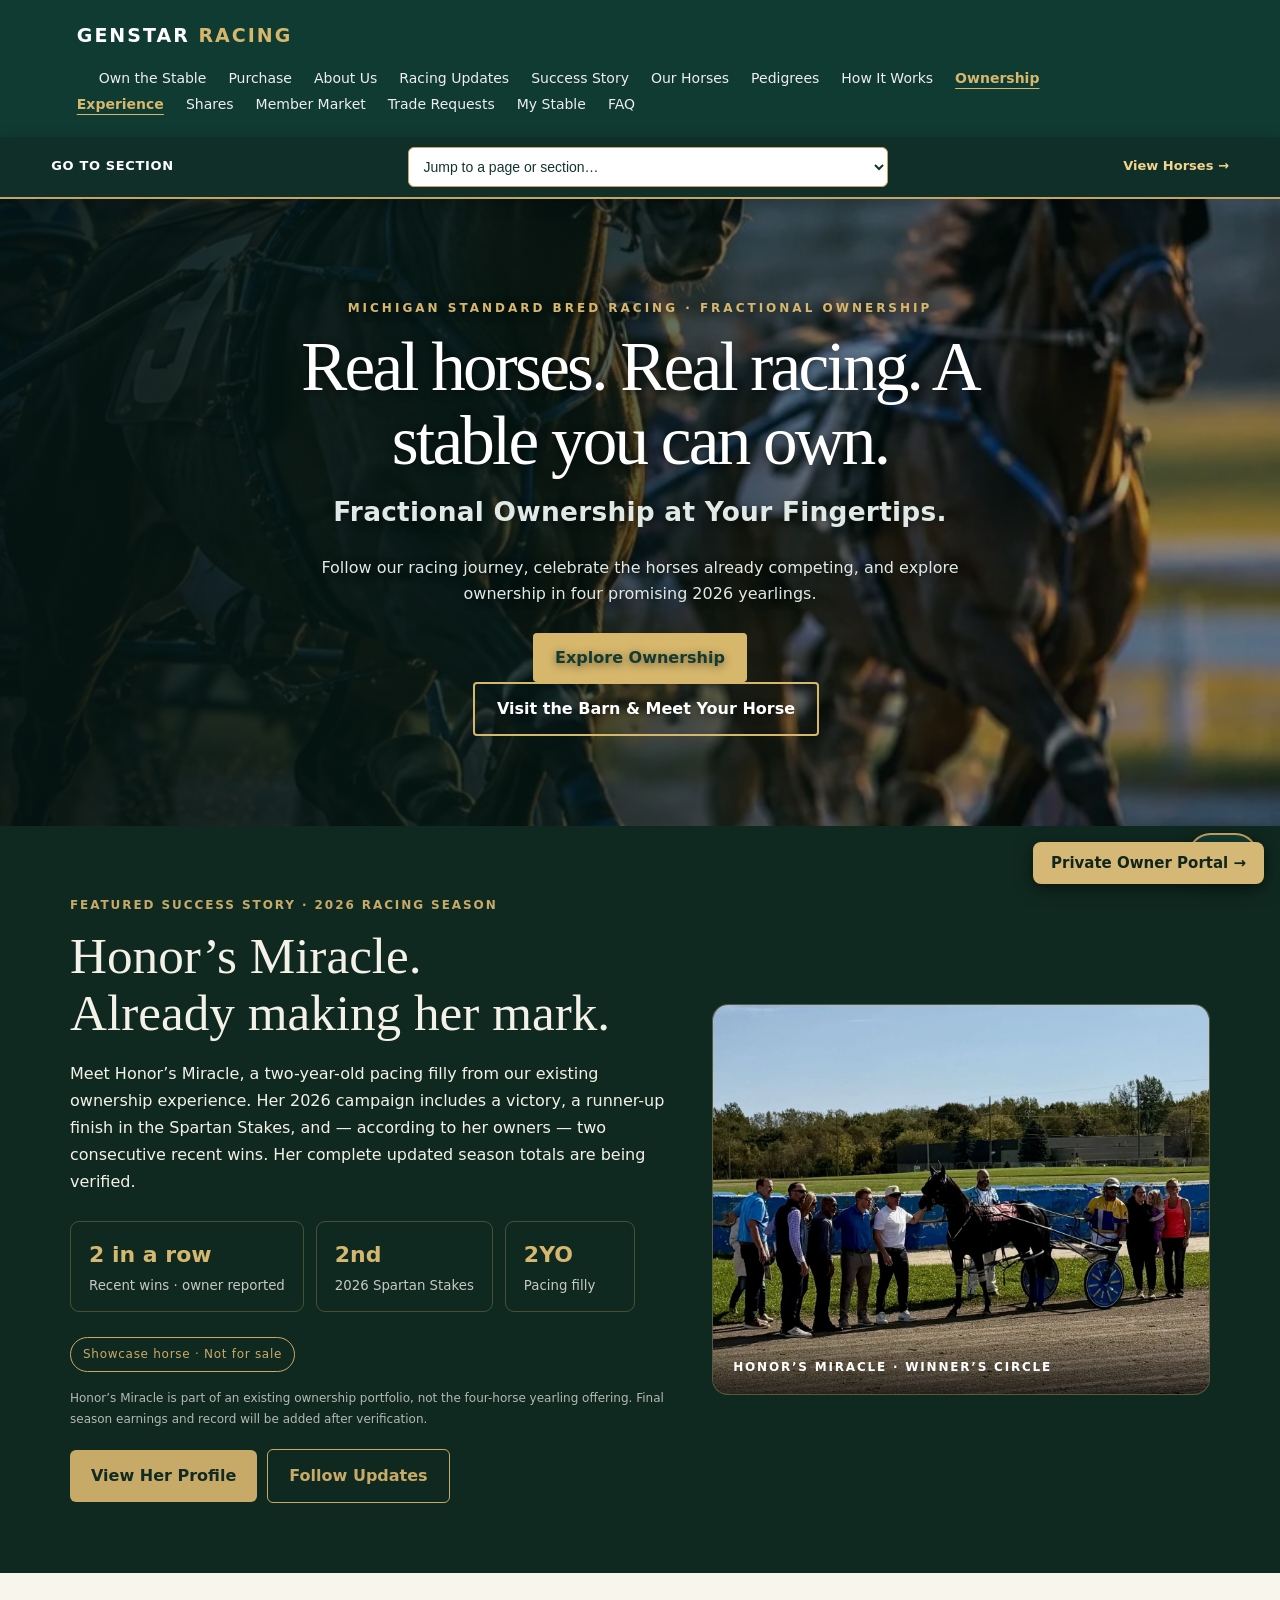
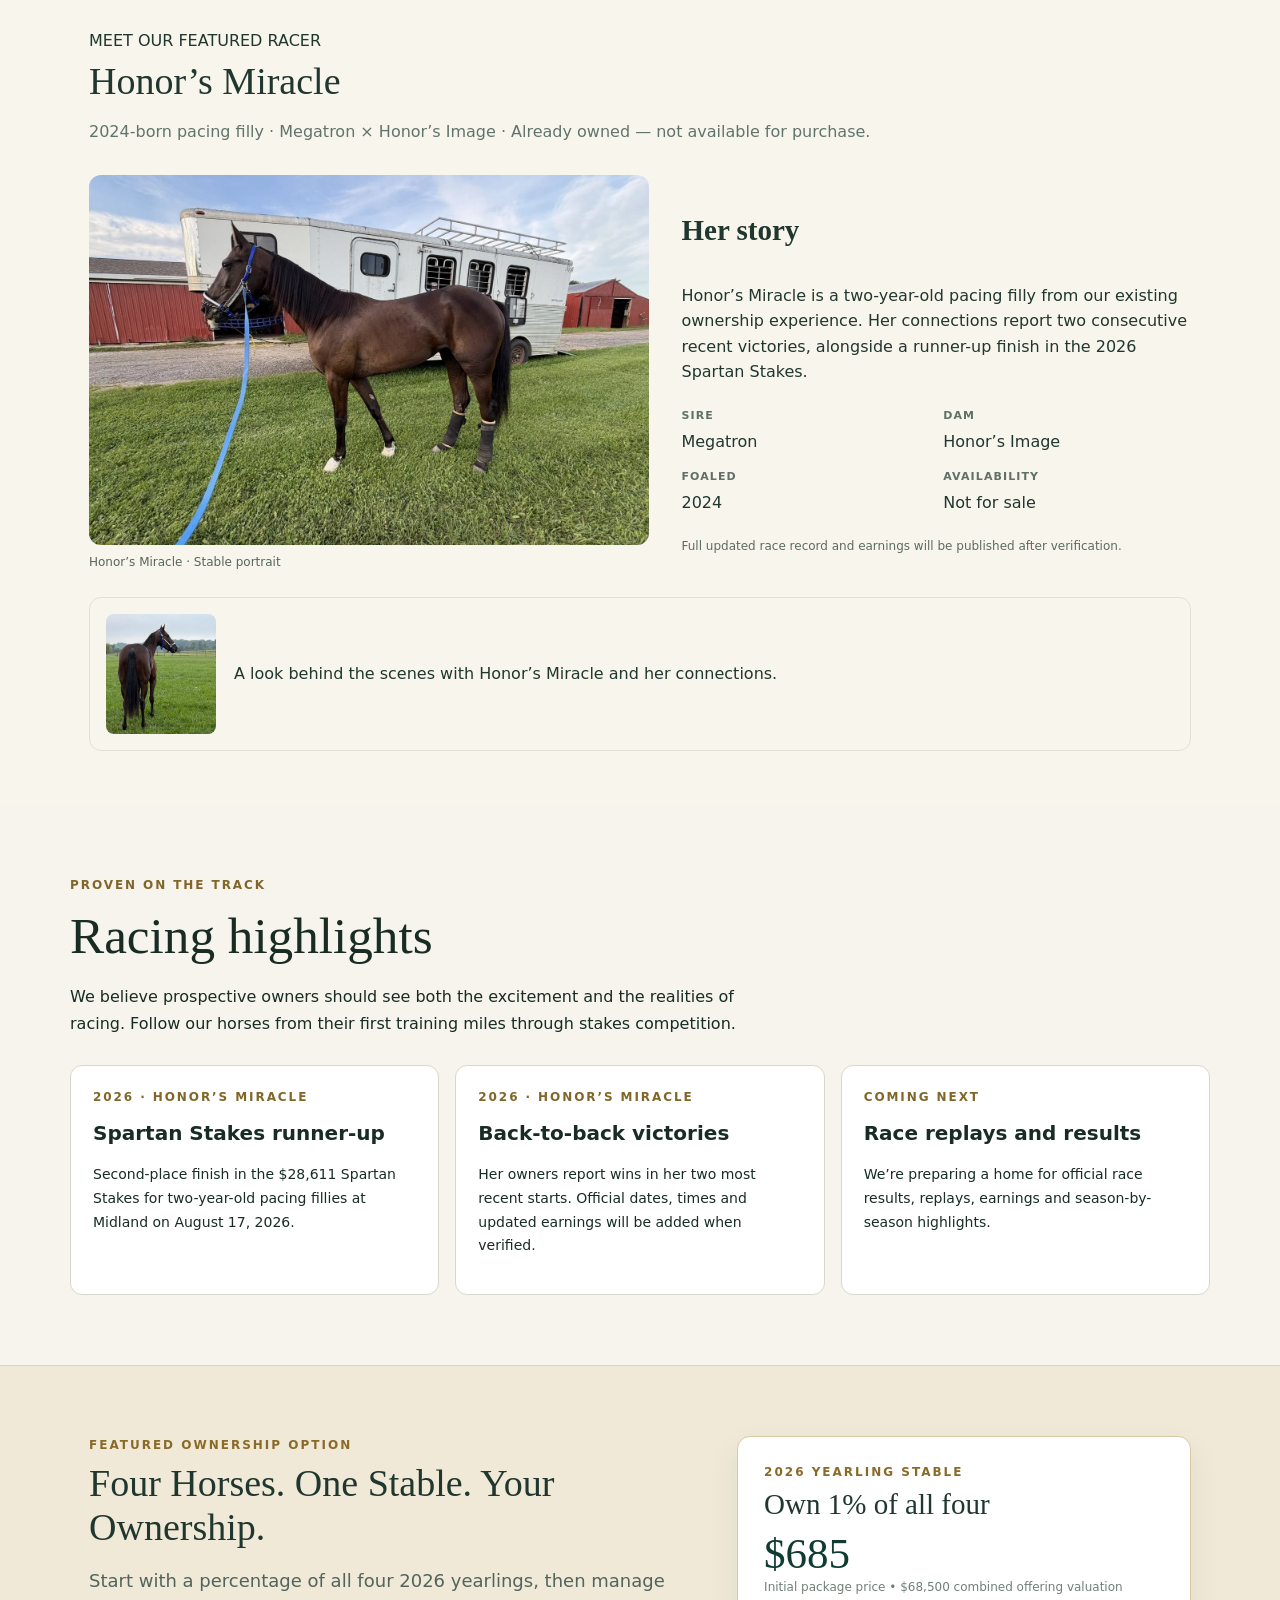
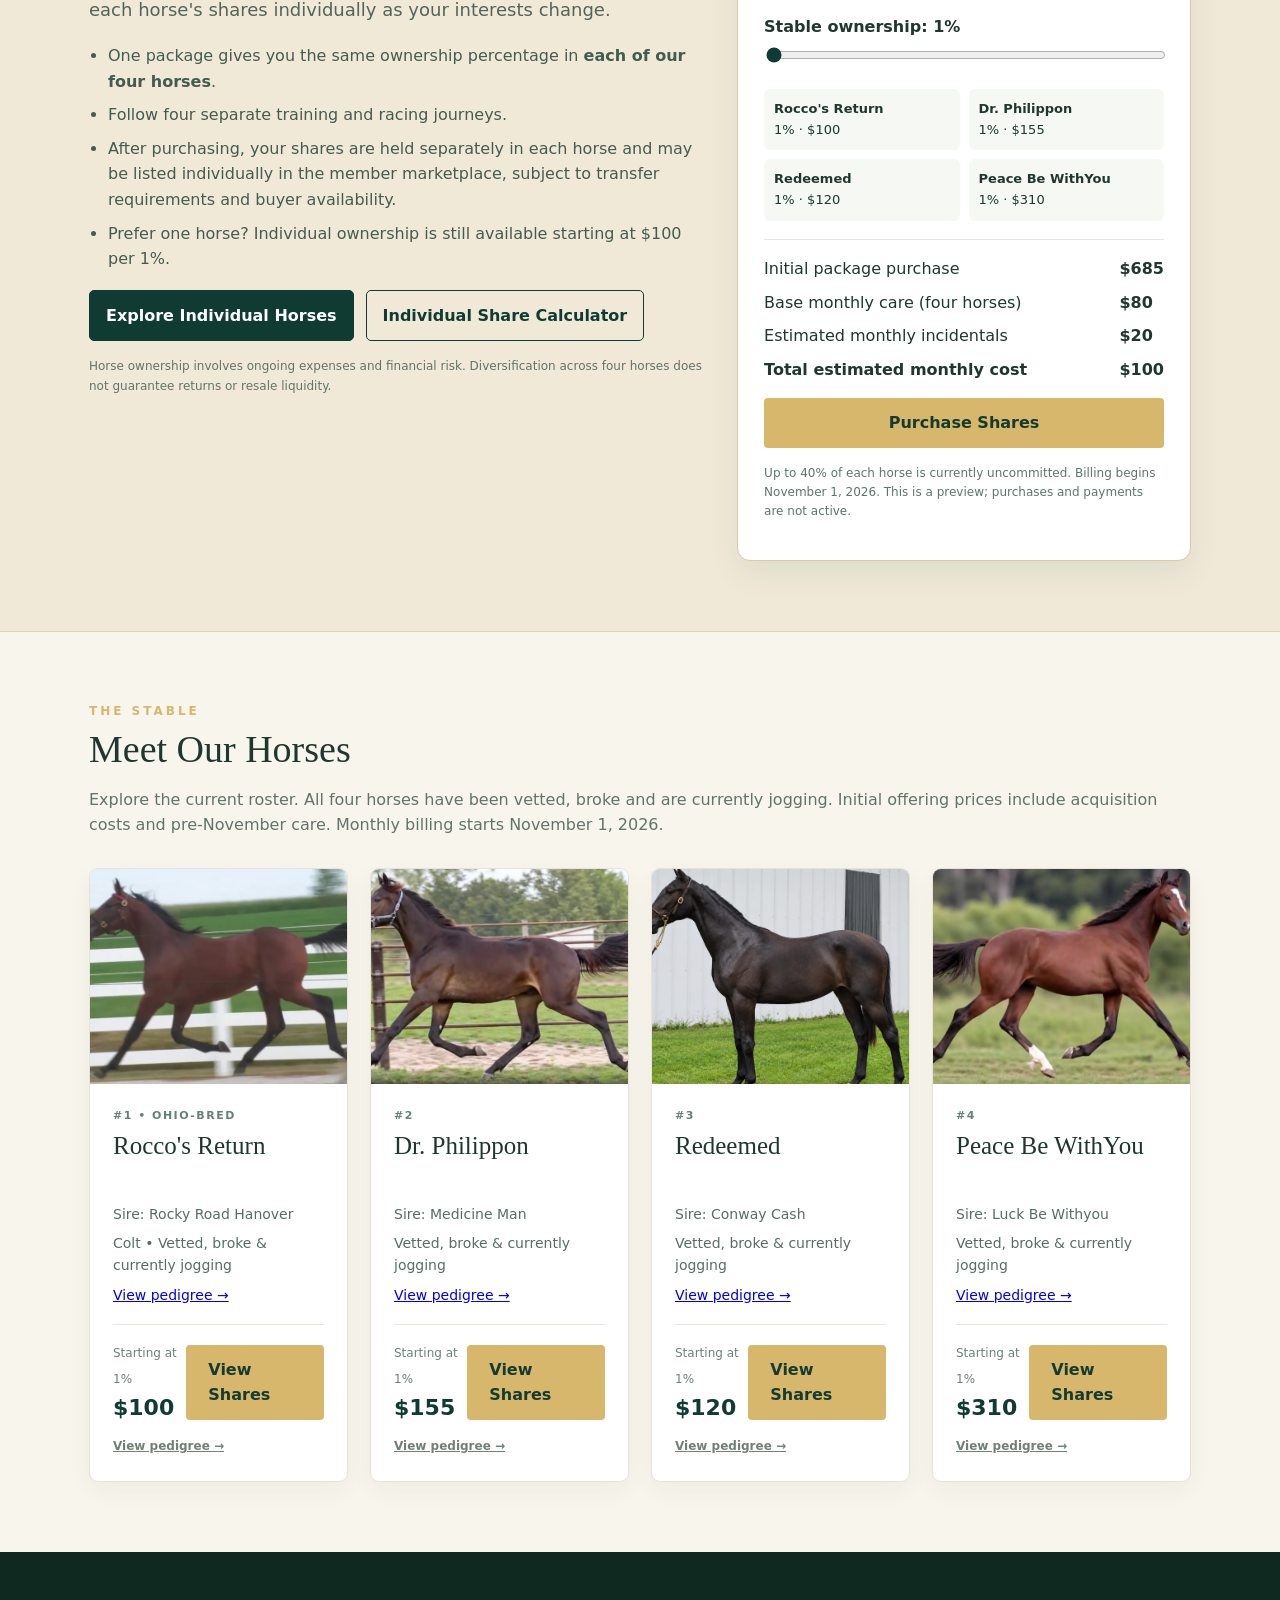
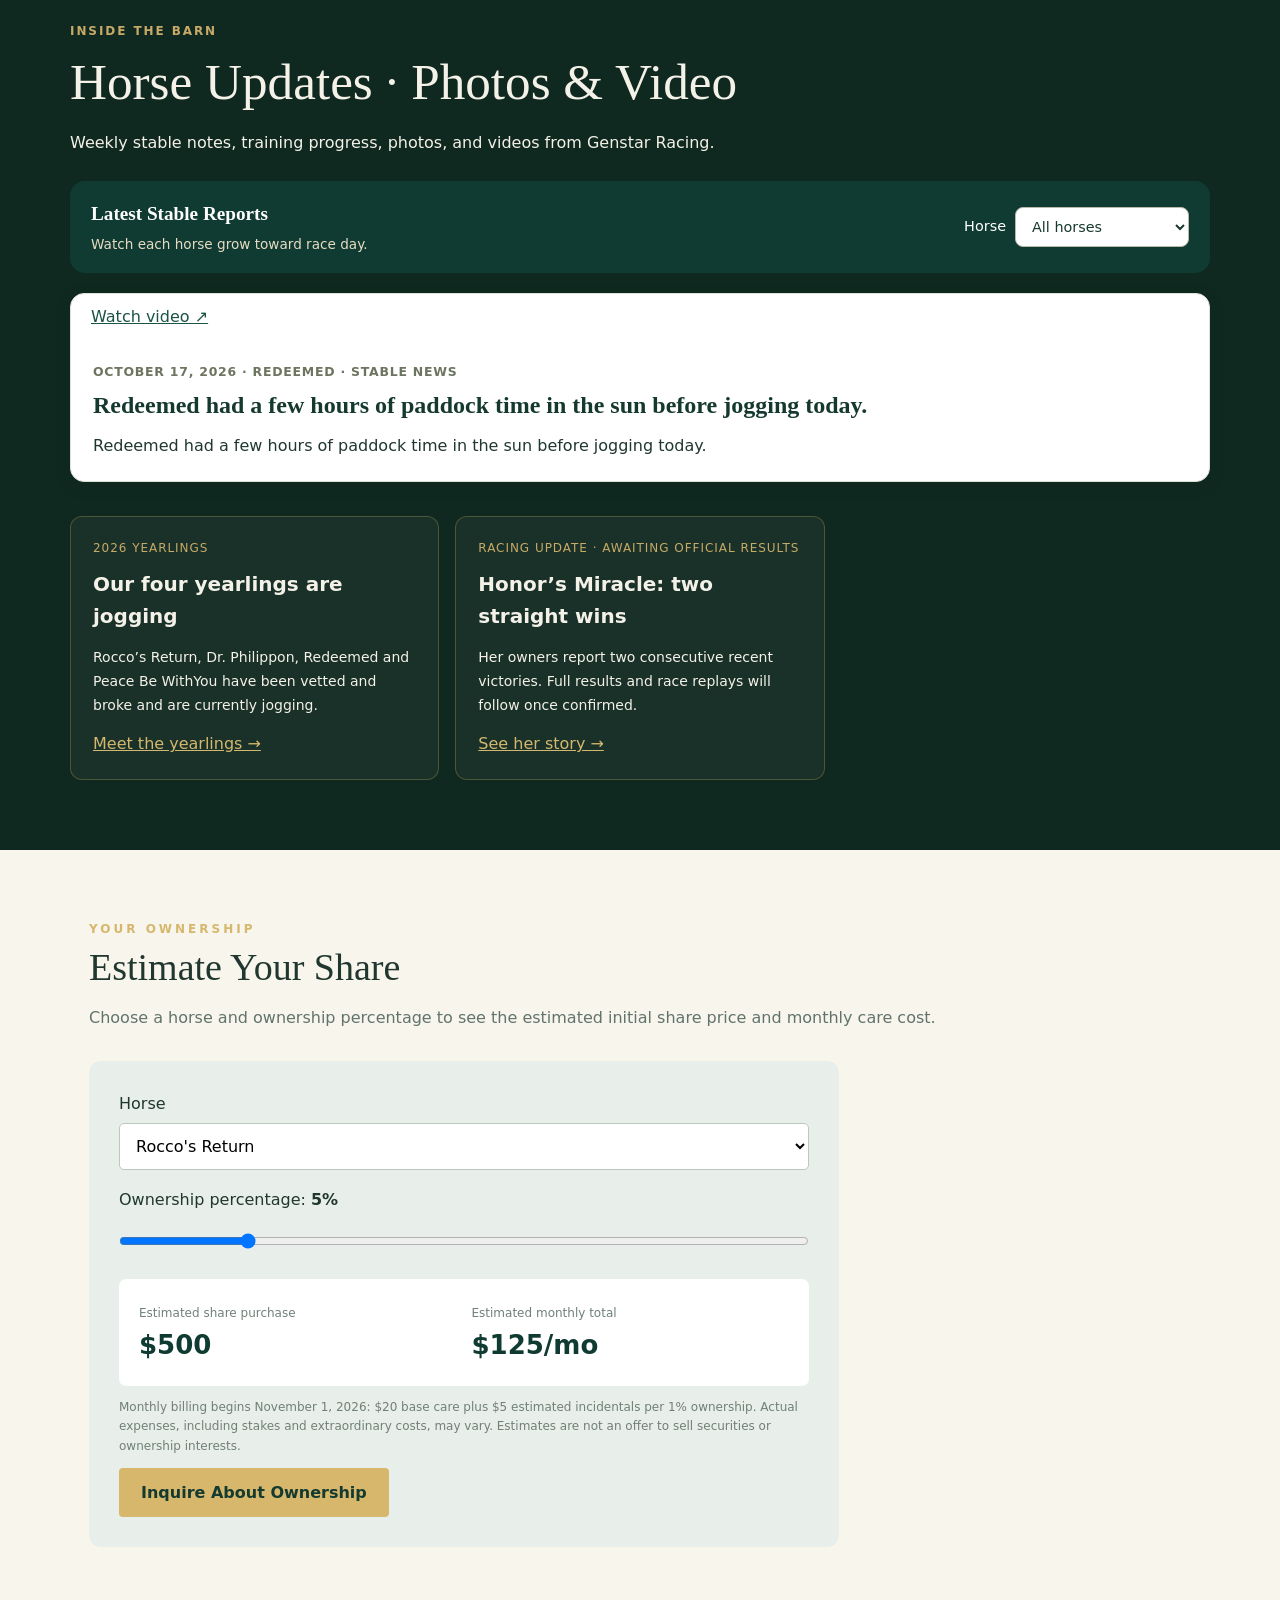
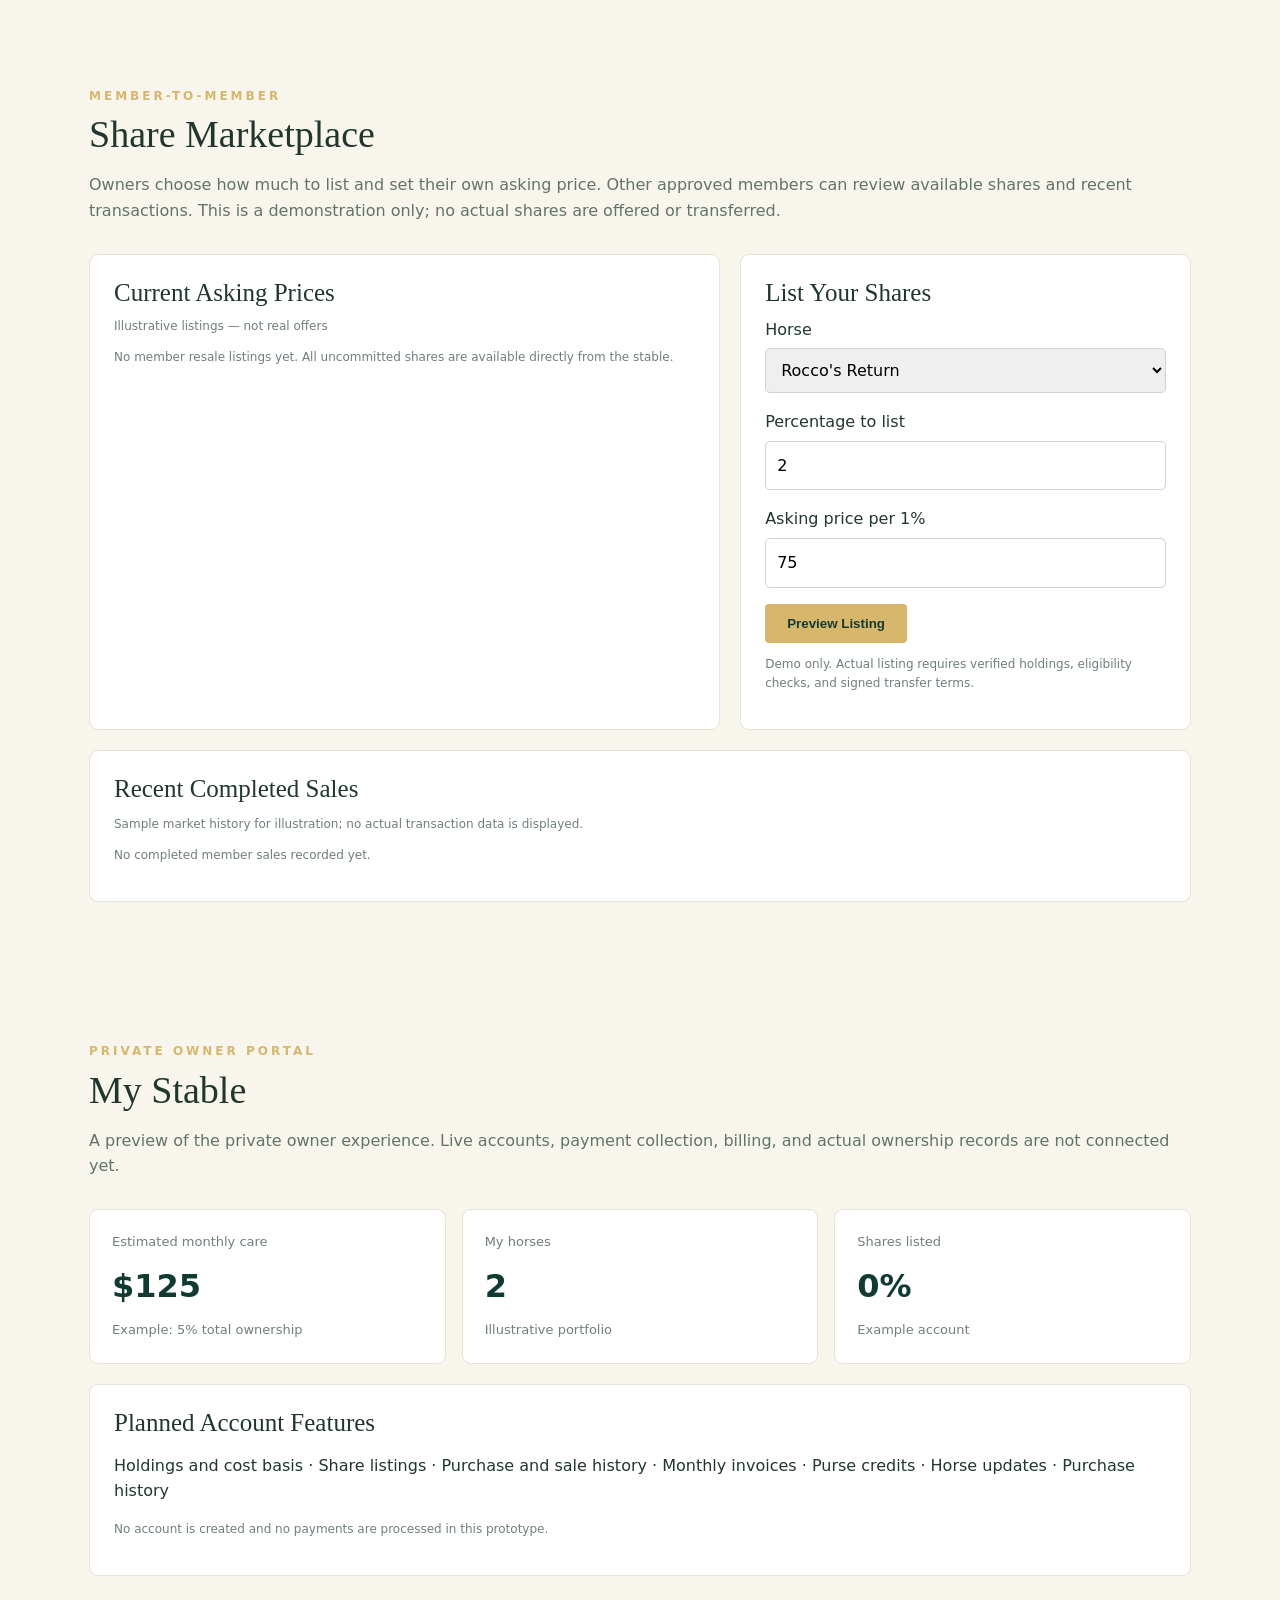
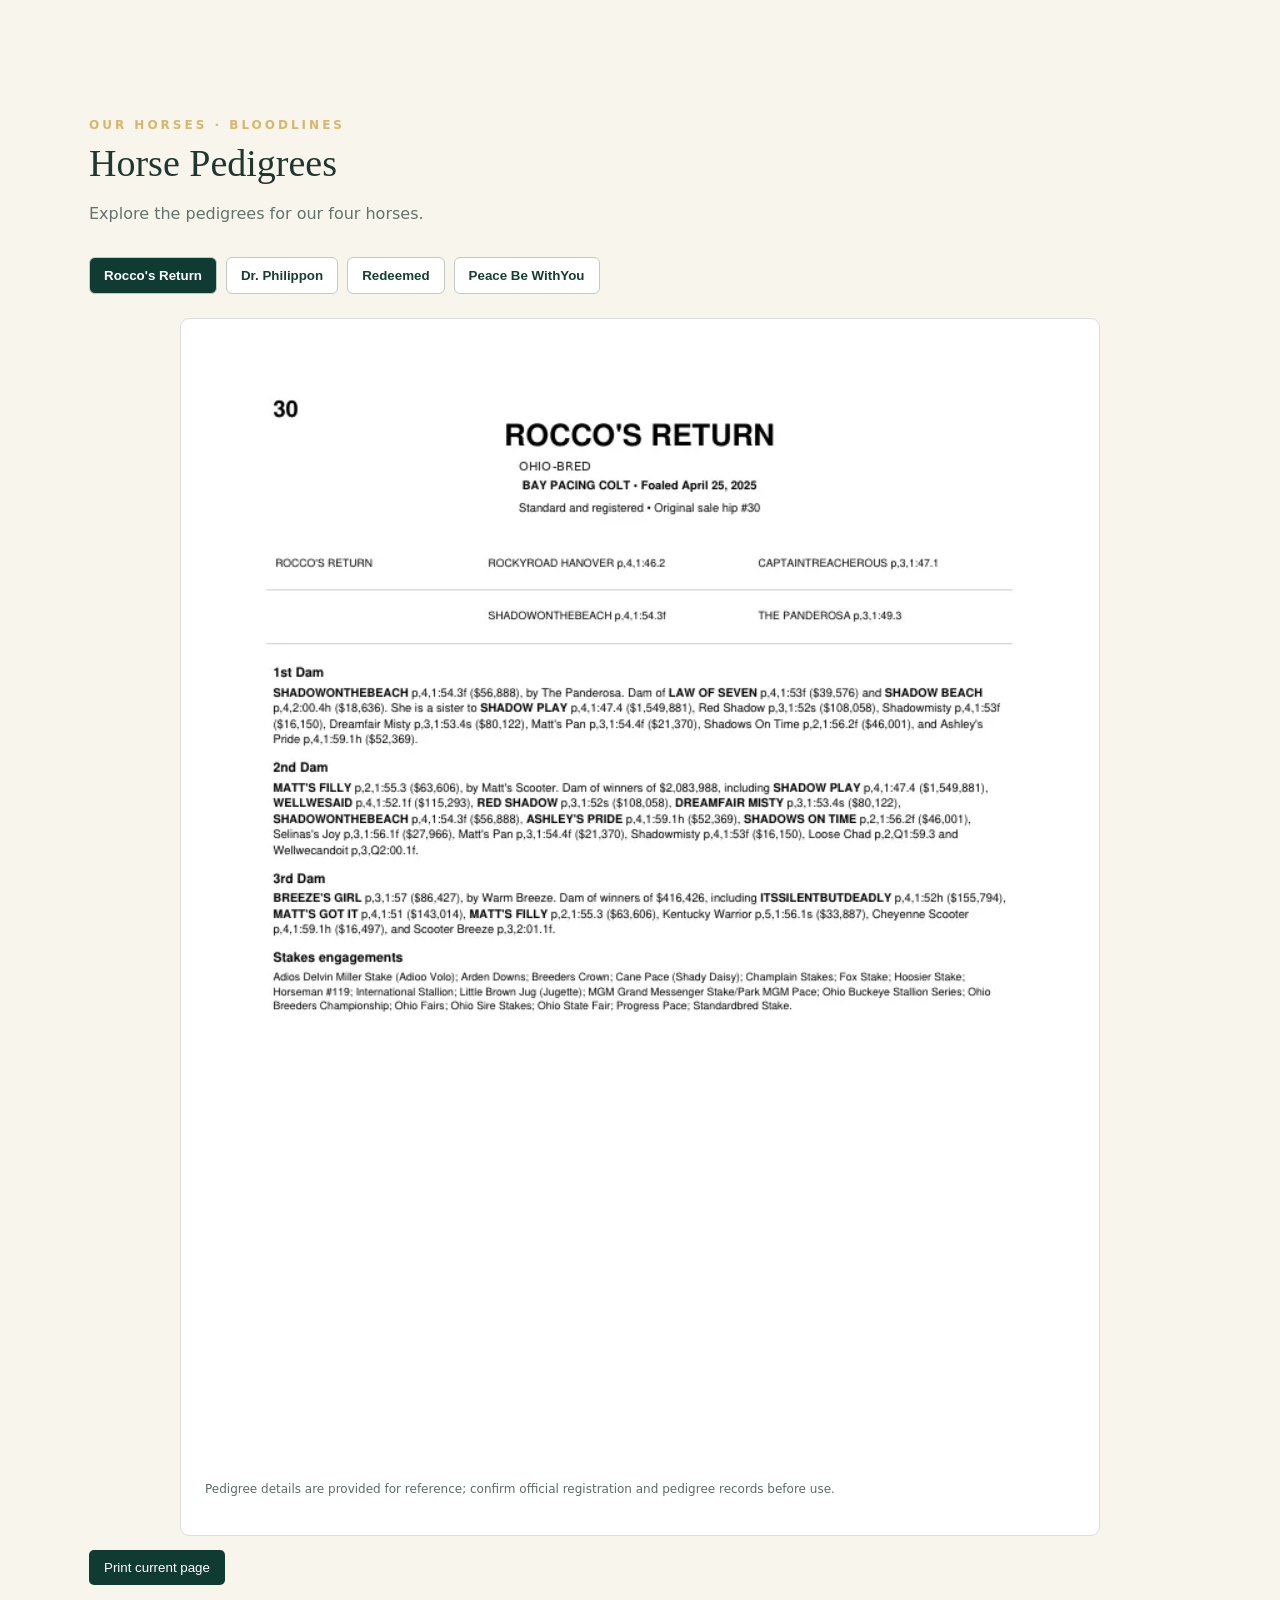
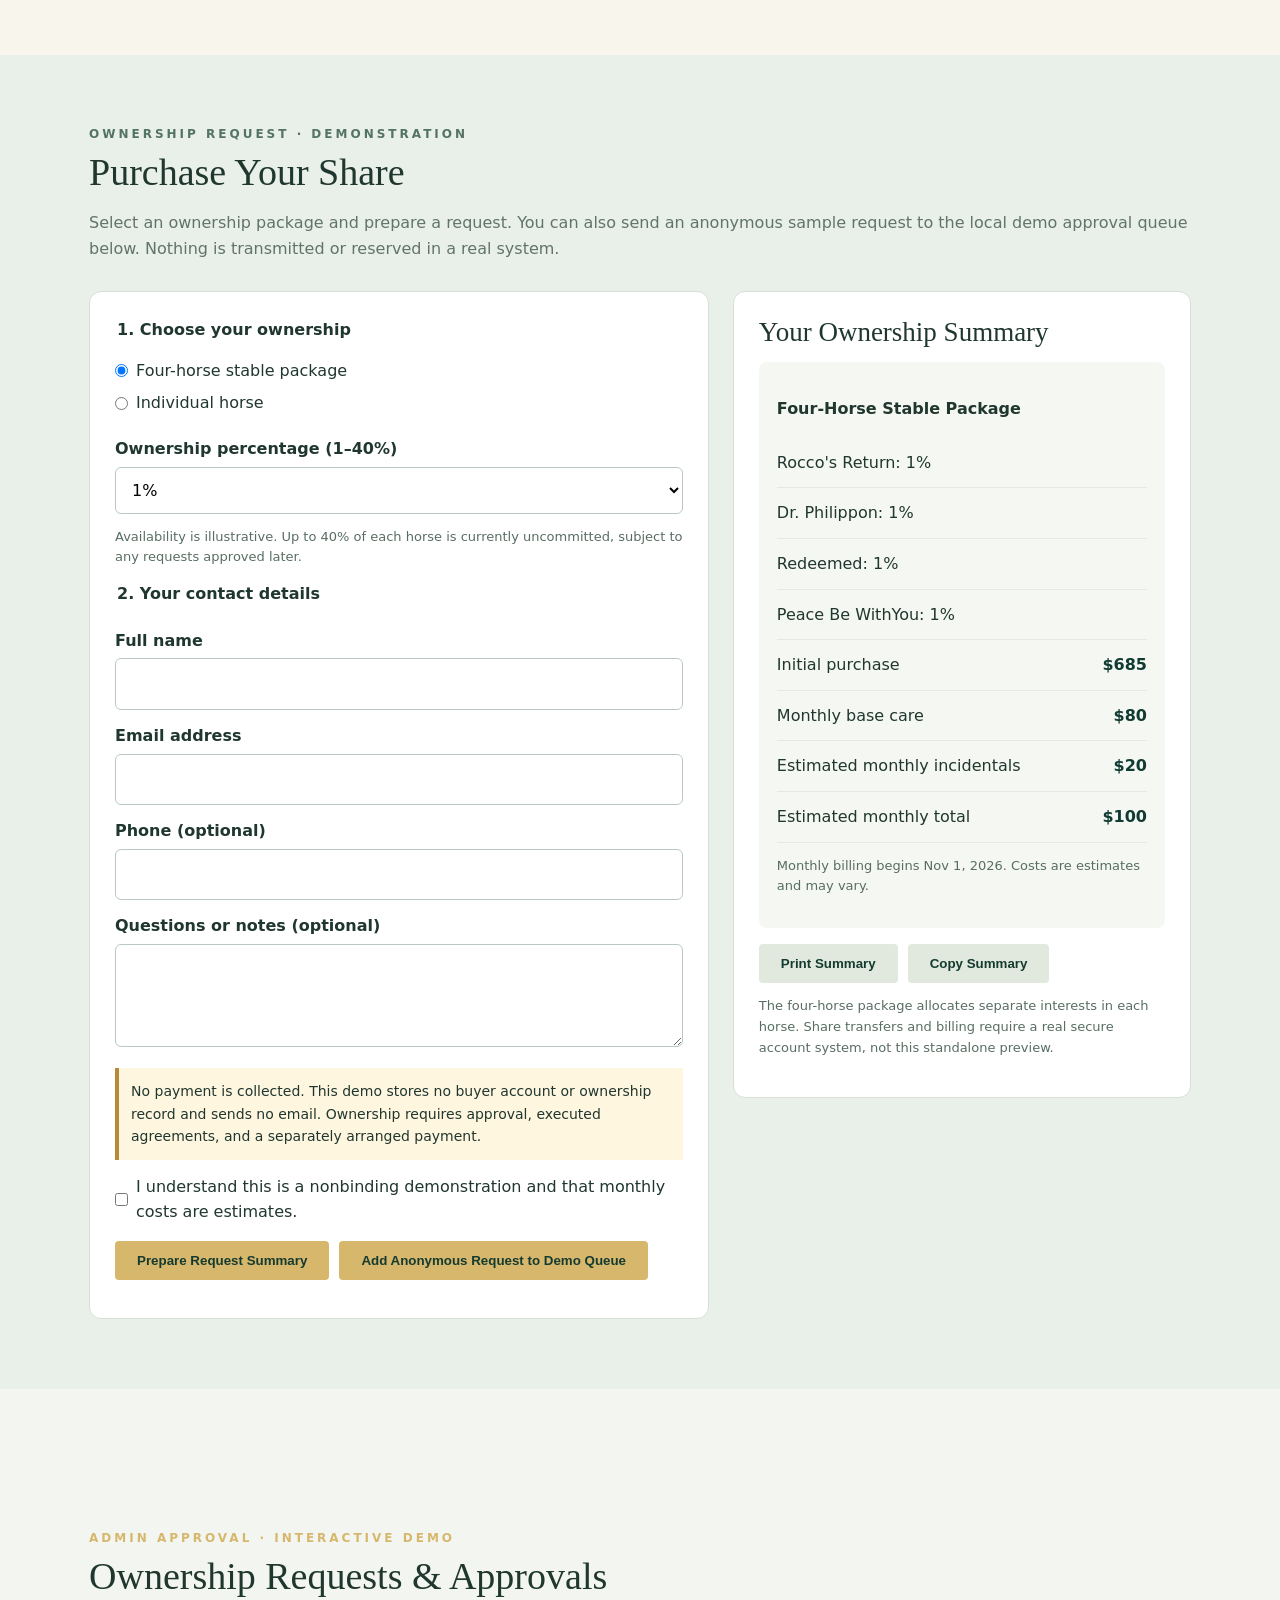
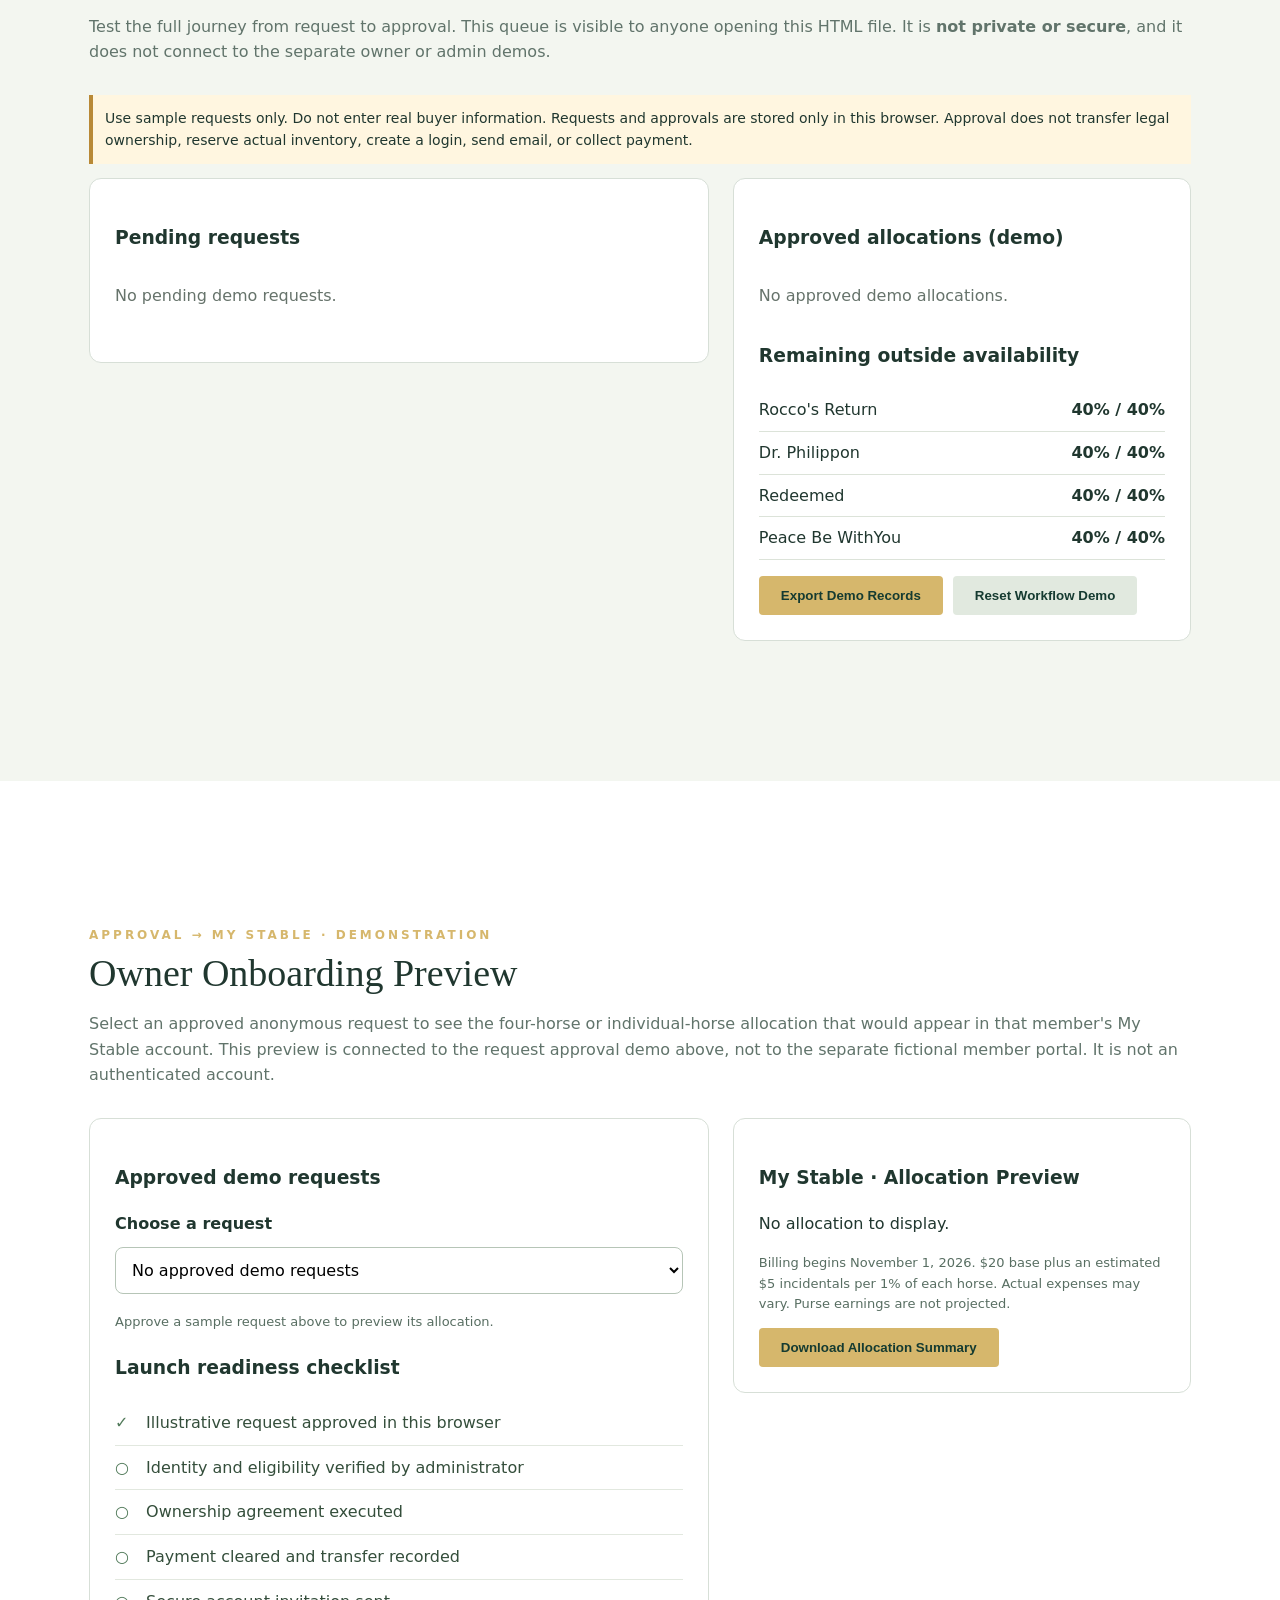
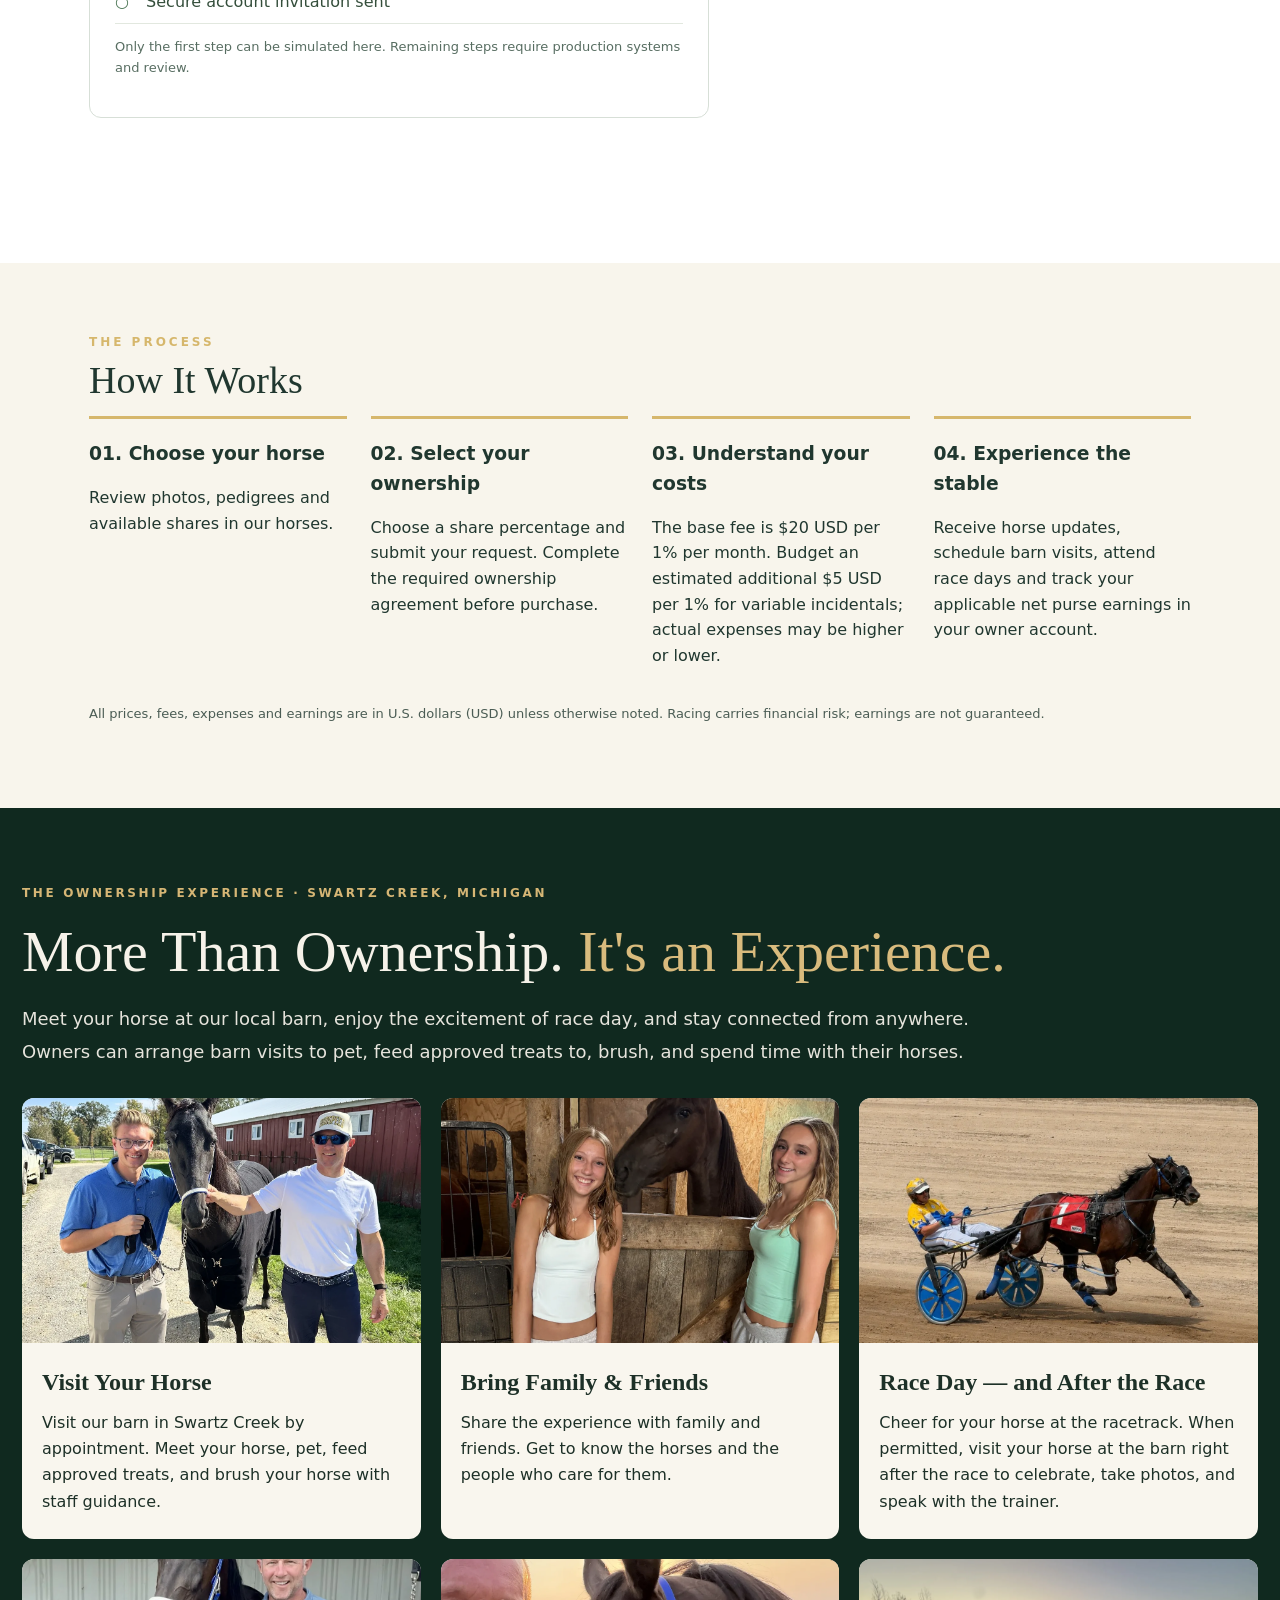
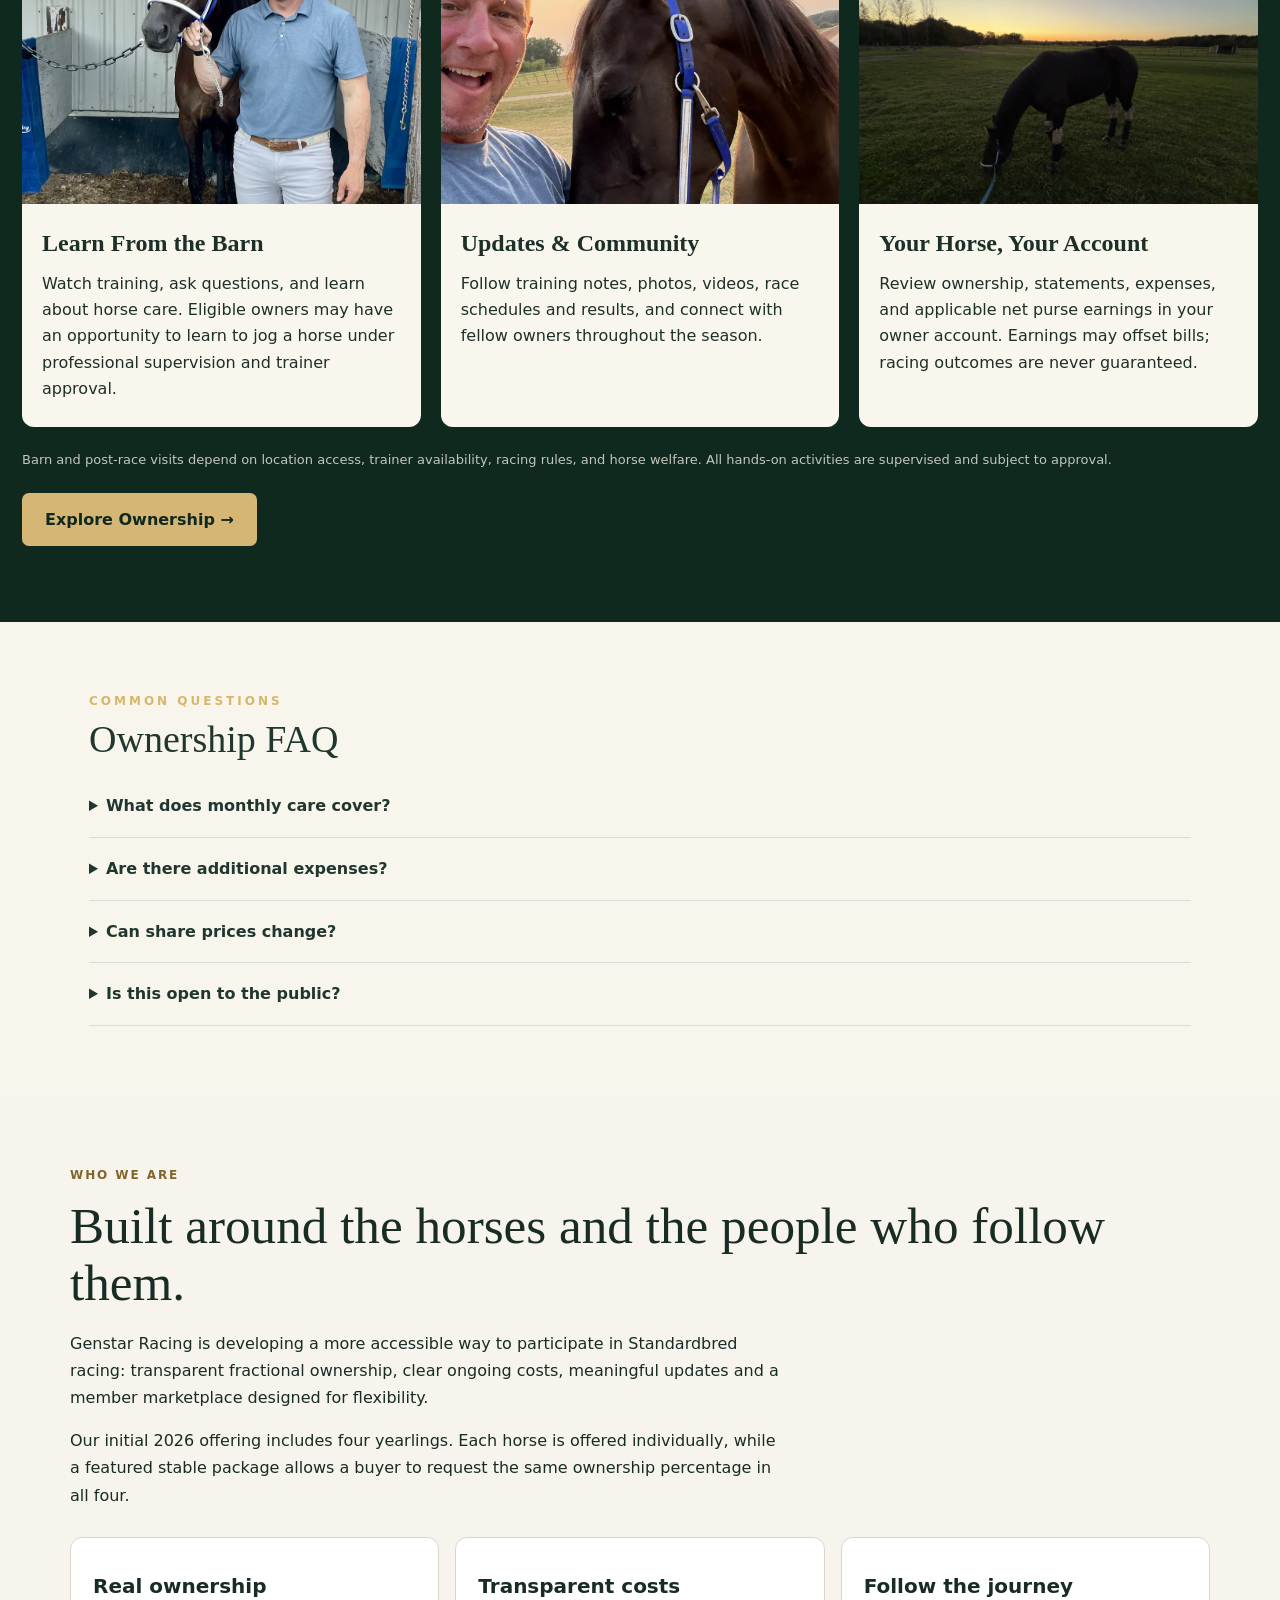
<file: Genstar_Racing_NETLIFY_SMALL (1) 2/index.html>
<!DOCTYPE html>

<html lang="en">
<head>
<meta charset="utf-8"/>
<meta content="width=device-width, initial-scale=1" name="viewport"/>
<title>Genstar Racing | Fractional Horse Ownership</title>
<link href="media/horse-updates.css" rel="stylesheet"/></head>
<body>
<style>.genstar-hero-tagline{font-weight:750;font-size:clamp(1.15rem,2.4vw,1.65rem);line-height:1.3;letter-spacing:.01em;color:var(--gold,#d6b76c);margin:1rem 0 .65rem}</style>

<!-- Paste into one Squarespace Code Block; do not include a separate html/head/body wrapper. -->
<style>:root{--green:#103b32;--gold:#d6b76c;--cream:#f8f5ec}*{box-sizing:border-box}body{margin:0;font:16px/1.6 system-ui,-apple-system,Segoe UI,sans-serif;color:#20372f;background:var(--cream)}header{background:var(--green);color:white;padding:20px max(6%,calc((100% - 1150px)/2));display:flex;justify-content:space-between;align-items:center;gap:15px;flex-wrap:wrap}header strong{letter-spacing:2px;font-size:19px}nav a{color:#eee;text-decoration:none;margin-left:22px;font-size:14px}.hero{background:linear-gradient(125deg,#103b32,#246052);color:white;padding:90px 6%;text-align:center}.eyebrow{color:var(--gold);letter-spacing:3px;font-size:12px;font-weight:700}.hero h1{font:normal clamp(38px,6vw,70px)/1.12 Georgia,serif;margin:14px auto;max-width:800px}.hero p{max-width:630px;margin:20px auto 30px;color:#e0e9e5}.button{display:inline-block;background:var(--gold);color:#153b31;padding:12px 22px;border-radius:4px;font-weight:750;text-decoration:none;border:0;cursor:pointer}.wrap{max-width:1150px;margin:auto;padding:70px 24px}h2{font:normal 38px Georgia,serif;margin:6px 0 14px}section .intro{color:#61746b;margin-bottom:30px}.grid{display:grid;grid-template-columns:repeat(auto-fit,minmax(245px,1fr));gap:22px}.horse{background:white;border:1px solid #e7e3d8;border-radius:9px;overflow:hidden;box-shadow:0 8px 25px #173d2a0c}.visual{height:150px;background:linear-gradient(135deg,#234b40,#102d28);display:flex;align-items:center;justify-content:center;color:#d6b76c;font:italic 25px Georgia,serif;text-align:center;padding:20px}.horse .content{padding:23px}.tag{font-size:11px;text-transform:uppercase;letter-spacing:1.5px;color:#658176;font-weight:750}.horse h3{font:normal 25px Georgia,serif;margin:7px 0}.horse p{margin:7px 0;color:#5b6c64}.price{border-top:1px solid #eae6dc;margin-top:18px;padding-top:14px;display:flex;justify-content:space-between;align-items:center}.price strong{font-size:22px;color:var(--green)}.muted{color:#708077;font-size:12px}.calculator{background:#e8eee9;border-radius:12px;padding:30px;max-width:750px}.calculator select,.calculator input{width:100%;padding:12px;margin:7px 0 17px;border:1px solid #b9c9c0;border-radius:5px;background:white;font:inherit}.result{background:white;border-radius:7px;padding:20px;display:grid;grid-template-columns:1fr 1fr;gap:15px}.result strong{font-size:26px;color:var(--green);display:block}.steps{display:grid;grid-template-columns:repeat(auto-fit,minmax(200px,1fr));gap:24px}.step{border-top:3px solid var(--gold);padding-top:15px}.step h3{margin:5px 0}.faq details{border-bottom:1px solid #d9ddd6;padding:18px 0}.faq summary{cursor:pointer;font-weight:700}footer{background:var(--green);color:#c6d8d0;padding:40px 6%;text-align:center}footer a{color:var(--gold)}@media(max-width:600px){nav a{margin-left:0;margin-right:15px}.hero{padding:65px 22px}.wrap{padding:50px 20px}.result{grid-template-columns:1fr}}.market-layout{display:grid;grid-template-columns:1.4fr 1fr;gap:20px}.panel{background:#fff;border:1px solid #e7e3d8;border-radius:9px;padding:24px}.panel h3{margin:0 0 10px;font:normal 25px Georgia,serif}.panel input,.panel select{display:block;width:100%;padding:11px;margin:6px 0 16px;border:1px solid #cbd6cf;border-radius:5px;font:inherit}.market-row{display:grid;grid-template-columns:1.4fr .7fr .8fr auto;align-items:center;gap:8px;border-bottom:1px solid #e8ece8;padding:15px 0;font-size:14px}.market-row button{padding:8px 12px}.dashboard-grid{display:grid;grid-template-columns:repeat(3,1fr);gap:16px}.metric{background:#fff;padding:22px;border:1px solid #e7e3d8;border-radius:9px}.metric span,.metric small{display:block;color:#708077;font-size:13px}.metric strong{display:block;font-size:32px;color:#103b32;margin:8px 0}.demo-note{font-size:12px;color:#61746b}@media(max-width:750px){.market-layout{grid-template-columns:1fr}.dashboard-grid{grid-template-columns:1fr}.market-row{grid-template-columns:1.2fr .5fr .6fr auto;font-size:12px}} 
.hero{background-size:cover;background-position:center center;min-height:510px;display:flex;flex-direction:column;justify-content:center;align-items:center}
.hero h1,.hero p,.hero .eyebrow{text-shadow:0 2px 12px rgba(0,0,0,.55)}
@media(max-width:700px){.hero{min-height:430px;padding:70px 6%;background-position:62% center}}</style>
<style>.portal{background:#102f29;color:#f7f4e9}.portal h2{color:#fff}.portal .intro{color:#c9d8d0}.portal-card{background:white;color:#21392f;border-radius:12px;padding:22px}.portal-grid{display:grid;grid-template-columns:repeat(auto-fit,minmax(210px,1fr));gap:16px}.portal-card strong.metric{display:block;font-size:29px;color:#103b32}.portal table{border-collapse:collapse;width:100%;font-size:14px}.portal th,.portal td{padding:12px 8px;border-bottom:1px solid #e7ebe7;text-align:left}.portal input,.portal select{padding:11px;border:1px solid #bdc9c1;border-radius:5px;width:100%;font:inherit}.portal label{font-size:13px;font-weight:650;display:block;margin:12px 0 5px}.portal .button{margin-top:14px}.portal .quiet{font-size:12px;color:#61766b}.portal .status{margin-top:12px;min-height:20px;color:#175c42;font-weight:600}.portal .portal-tag{display:inline-block;background:#e9f1e9;padding:4px 9px;border-radius:20px;font-size:12px}.portal .portal-title{margin:0 0 14px;font:normal 26px Georgia,serif}.portal .notice{background:#f8f2df;border-left:4px solid #bd994e;padding:12px;color:#534524;font-size:13px;margin-bottom:22px}.portal .marketline{display:flex;justify-content:space-between;align-items:center;gap:12px;border-bottom:1px solid #e5e9e6;padding:10px 0;flex-wrap:wrap}.portal .marketline button{padding:7px 12px;background:#103b32;color:white;border:0;border-radius:4px;cursor:pointer}@media(max-width:600px){.portal table{font-size:12px}.portal th,.portal td{padding:8px 4px}}</style>
<style>.admin{background:#edf1ec}.admin .admin-cols{display:grid;grid-template-columns:1fr 1fr;gap:18px}.admin .panel label{display:block;font-size:13px;font-weight:650;margin-top:10px}.admin .panel input,.admin .panel select{width:100%;padding:10px;border:1px solid #b9c9c0;border-radius:5px;margin:4px 0 8px}.admin table{width:100%;border-collapse:collapse;font-size:14px}.admin th,.admin td{padding:10px 6px;text-align:left;border-bottom:1px solid #ddd}.admin .scroll{overflow-x:auto}.admin .pill{display:inline-block;padding:4px 9px;border-radius:15px;background:#dce8df}.admin .warn{background:#fff5d9;padding:12px;border-left:4px solid #bc9a4c}.admin .actions{display:flex;gap:8px;flex-wrap:wrap}.admin button{cursor:pointer}.admin .mini{padding:6px 9px;border:1px solid #bbc8bd;background:white;border-radius:4px}.admin .summary{display:grid;grid-template-columns:repeat(4,1fr);gap:12px;margin:15px 0}.admin .summary>div{background:white;padding:16px;border-radius:8px}.admin .summary strong{font-size:25px;display:block}@media(max-width:750px){.admin .admin-cols{grid-template-columns:1fr}.admin .summary{grid-template-columns:repeat(2,1fr)}}</style>
<style>.pedigree-tabs{display:flex;flex-wrap:wrap;gap:9px;margin:24px 0}.pedigree-tabs button{border:1px solid #bccdc4;border-radius:6px;background:white;color:#163e32;padding:10px 14px;cursor:pointer;font-weight:700}.pedigree-tabs button[aria-selected="true"]{background:#103b32;color:white}.pedigree-sheet{background:white;border:1px solid #ddd;padding:24px;border-radius:9px;max-width:920px;margin:auto}.pedigree-sheet h3{text-align:center;font:bold 32px Arial,sans-serif;margin:0}.pedigree-sheet .former{text-align:center;font-size:13px;color:#61746b;margin:3px 0 14px}.pedigree-sheet img{display:block;width:100%;height:auto}.pedigree-sheet .family{font:14px/1.45 Arial,sans-serif;color:#111}.pedigree-sheet .family h4{font:bold 17px Arial,sans-serif;margin:19px 0 5px}.pedigree-sheet .family p{margin:7px 0}.pedigree-sheet .lineage{display:grid;grid-template-columns:1fr 1fr;gap:14px;border-block:1px solid #ccc;padding:20px 0;margin:20px 0}.pedigree-sheet .lineage div{padding:10px;border-left:2px solid #ccc}.pedigree-sheet .source-note{font-size:12px;color:#5b6c64;margin-top:12px}.pedigree-sheet .img-frame{position:relative}.pedigree-sheet .img-frame .cover-title{position:absolute;top:0;left:19%;width:63%;height:8.9%;background:#fff;display:flex;align-items:center;justify-content:center;flex-direction:column;text-align:center;font:bold clamp(13px,3vw,28px) Arial,sans-serif;color:#111}.pedigree-sheet .img-frame .cover-title small{font:normal clamp(8px,1.5vw,12px) Arial,sans-serif;color:#555}.pedigree-sheet .img-frame .cover-original{position:absolute;top:17%;left:0;width:30%;background:white;padding:3px;font:bold clamp(9px,2vw,16px) Arial,sans-serif;color:#111}.pedigree-sheet .img-frame .cover-original small{display:block;font:normal 11px Arial,sans-serif}.pedigree-actions{display:flex;gap:10px;flex-wrap:wrap;margin-top:14px}.pedigree-actions button{background:#103b32;color:white;border:0;padding:10px 15px;border-radius:5px;cursor:pointer}@media(max-width:600px){.pedigree-sheet{padding:10px}.pedigree-sheet .lineage{grid-template-columns:1fr}.pedigree-sheet .img-frame .cover-title{height:9%}}</style>
<style>.horse .visual{height:215px;padding:0;background:#e6e9e4;overflow:hidden}.horse .visual img{width:100%;height:100%;object-fit:cover;display:block}.horse .content{min-height:265px}.horse .content h3{min-height:64px}.horse .content p{font-size:14px}.horse .photo-credit{font-size:11px;color:#62736b}.horse .photo-credit a{color:inherit}@media(max-width:650px){.horse .visual{height:240px}.horse .content h3{min-height:0}}</style>
<style>
.horse .visual img{cursor:zoom-in;transition:transform .2s ease}.horse .visual:hover img{transform:scale(1.025)}
.photo-lightbox{position:fixed;inset:0;background:rgba(0,0,0,.93);z-index:99999;display:none;align-items:center;justify-content:center;padding:55px 18px 65px}
.photo-lightbox.open{display:flex}.photo-lightbox img{max-width:96vw;max-height:calc(100vh - 130px);object-fit:contain;border-radius:3px}
.photo-lightbox .close{position:absolute;right:22px;top:12px;background:transparent;border:0;color:#fff;font-size:40px;cursor:pointer}
.photo-lightbox .caption{position:absolute;bottom:20px;left:15px;right:15px;text-align:center;color:#fff;font-size:16px}
.photo-lightbox .hint{position:absolute;top:18px;left:20px;color:#ddd;font-size:13px}
</style>
<style>
.package-section{background:#f0e9d8;border-top:1px solid #dfd2b5;border-bottom:1px solid #dfd2b5}.package-layout{display:grid;grid-template-columns:1.15fr .85fr;gap:34px;align-items:start}.package-kicker{font-size:12px;letter-spacing:2px;color:#8a6a27;font-weight:800}.package-lead{font-size:18px;color:#52645b;max-width:590px}.package-points{padding-left:19px;color:#445c50}.package-points li{margin:8px 0}.package-card{background:white;border:1px solid #dacaa8;border-radius:13px;padding:26px;box-shadow:0 12px 30px #143d2c14}.package-card label{display:block;font-weight:700;margin:16px 0 6px}.package-card input{width:100%;accent-color:#103b32}.package-total{font:normal 43px Georgia,serif;color:#103b32}.package-details{display:grid;grid-template-columns:1fr auto;gap:8px;border-top:1px solid #e5e5e0;padding-top:16px;margin-top:16px}.package-horses{display:grid;grid-template-columns:1fr 1fr;gap:9px;margin:18px 0}.package-horses div{padding:10px;background:#f6f8f4;border-radius:6px;font-size:13px}.package-horses strong{display:block}.package-choices{display:flex;gap:12px;flex-wrap:wrap;margin-top:18px}.package-choices a{padding:12px 16px;border:1px solid #103b32;border-radius:5px;text-decoration:none;color:#103b32;font-weight:700}.package-choices a:first-child{background:#103b32;color:white}.package-disclaimer{font-size:12px;color:#61746b;margin-top:16px}.package-card .button{width:100%;text-align:center;margin-top:16px}@media(max-width:760px){.package-layout{grid-template-columns:1fr}.package-total{font-size:36px}}
</style>
<style>
#ownership-request{background:#e9efe9} .checkout-grid{display:grid;grid-template-columns:1.15fr .85fr;gap:24px;align-items:start}.checkout-card{background:white;border:1px solid #d7dfd7;border-radius:12px;padding:25px}.checkout-card label{display:block;font-weight:700;margin:13px 0 5px}.checkout-card input,.checkout-card select,.checkout-card textarea{width:100%;padding:12px;border:1px solid #bac9bf;border-radius:6px;font:inherit;background:#fff}.checkout-card input[type=checkbox]{width:auto;margin-right:8px}.checkout-card .small{font-size:13px;color:#586e62}.checkout-lines{display:grid;grid-template-columns:1fr auto;gap:9px;border-bottom:1px solid #e3e9e3;padding:12px 0}.checkout-summary{background:#f5f7f3;border-radius:8px;padding:18px}.checkout-summary strong{color:#103b32}.checkout-alert{background:#fff6e0;border-left:4px solid #b88936;padding:12px;margin:14px 0;font-size:14px}.checkout-success{border:1px solid #b6cdbb;background:#f3faf3;padding:16px;border-radius:8px;margin-top:18px}.checkout-hidden{display:none!important}.checkout-buttons{display:flex;gap:10px;flex-wrap:wrap;margin-top:16px}.checkout-buttons button{cursor:pointer}.checkout-card fieldset{border:0;padding:0;margin:0}.checkout-card legend{font-weight:700;margin-bottom:8px}.checkout-card .choice{display:flex;align-items:center;gap:8px;margin:7px 0;font-weight:500}.checkout-card .choice input{width:auto;margin:0}@media(max-width:750px){.checkout-grid{grid-template-columns:1fr}}
@media print{header,nav,.hero,#horses,#calculator,#market,#dashboard,#pedigrees,#how,#faq,#owner-portal,#admin,#stable-package,footer,.checkout-form,.checkout-buttons{display:none!important}#ownership-request{background:white}.checkout-grid{display:block}.checkout-summary{break-inside:avoid}}
</style>
<style>#approval-workflow{padding:70px 0;background:#f3f6f0}#approval-workflow .checkout-card{min-width:0}#approval-workflow .demo-row{border-bottom:1px solid #dce3d9;padding:14px 0}#approval-workflow .demo-row:last-child{border-bottom:0}#approval-workflow .demo-row strong{display:block;margin-bottom:4px}#approval-workflow .demo-row small{display:block;line-height:1.6;color:#536359}#approval-workflow .demo-actions{display:flex;gap:8px;flex-wrap:wrap;margin-top:8px}#approval-workflow button{cursor:pointer}#approval-workflow .demo-actions button{border:1px solid #9cae9d;border-radius:7px;padding:8px 13px;background:white;color:#203e2f}#approval-workflow .demo-actions button:first-child{background:#234e37;color:white}#approval-workflow .demo-empty{color:#66736b;padding:12px 0}#approval-workflow .inventory-line{display:flex;justify-content:space-between;gap:12px;border-bottom:1px solid #dce3d9;padding:8px 0}</style>
<style>#approved-owner-preview{padding:75px 0;background:#fff}#approved-owner-preview .demo-onboard-check{padding:9px 0;border-bottom:1px solid #e2e8df;color:#344e3b}#approved-owner-preview .demo-onboard-check span{display:inline-block;width:26px;color:#517a5a;font-weight:bold}#approved-owner-preview .owner-line{display:flex;justify-content:space-between;gap:12px;padding:13px 0;border-bottom:1px solid #e0e6de}#approved-owner-preview .owner-line small{display:block;color:#68756d;margin-top:4px}#approved-owner-preview .owner-total{padding:16px 0;font-weight:700;font-size:1.1rem}#approved-owner-preview .small{line-height:1.6}</style>
<style>
.trade-wrap{background:#f1f5f0;border-top:1px solid #d6e1d6}.trade-panel{background:#fff;border:1px solid #dbe5db;border-radius:12px;padding:24px;margin-top:20px}.trade-grid{display:grid;grid-template-columns:repeat(auto-fit,minmax(240px,1fr));gap:18px}.trade-panel label{display:block;font-size:13px;font-weight:700;margin:12px 0 4px}.trade-panel select,.trade-panel input{width:100%;padding:10px;border:1px solid #bbcfc1;border-radius:6px;background:white}.trade-panel button{margin-top:14px}.trade-note{font-size:13px;color:#526d5d}.trade-row{display:flex;justify-content:space-between;gap:16px;border-bottom:1px solid #e6ece6;padding:14px 0;align-items:center;flex-wrap:wrap}.trade-row small{display:block;color:#64786a}.trade-action{background:#123d32;color:white;border:0;border-radius:5px;padding:9px 14px;cursor:pointer}.trade-action:disabled{opacity:.45;cursor:not-allowed}.trade-status{font-size:13px;color:#3c624d;margin-top:12px}.trade-metric{font-weight:800;font-size:24px;color:#103b32}
</style>
<style>
/* 2026 homepage editorial additions */
.hero{padding:100px 24px 90px;background:radial-gradient(circle at 82% 30%,rgba(196,161,81,.15),transparent 44%),linear-gradient(125deg,#0c241c,#18392e 62%,#0d211b);text-align:center}
.hero h1{max-width:820px;margin:12px auto 16px;font-size:clamp(2.5rem,5.4vw,5rem);line-height:1.08;letter-spacing:-.04em}
.hero p{max-width:680px;margin:0 auto 26px}
.mrc-editorial{padding:70px max(24px,calc((100vw - 1140px)/2));color:#f4f1e8;background:#102920}
.mrc-editorial.light{background:#f6f4ed;color:#182c24}
.mrc-editorial .kicker{color:#c7aa67;letter-spacing:.16em;font-size:12px;font-weight:800;text-transform:uppercase}
.mrc-editorial.light .kicker{color:#816629}
.mrc-editorial h2{font-size:clamp(2rem,4vw,3.2rem);line-height:1.12;margin:12px 0 18px}
.mrc-editorial p{line-height:1.7;max-width:720px}
.mrc-feature-grid{display:grid;grid-template-columns:1.2fr 1fr;gap:45px;align-items:center}
.mrc-feature-art{border:1px solid rgba(199,170,103,.38);min-height:370px;background:linear-gradient(150deg,#284c3d,#0c211b);border-radius:16px;padding:35px;display:flex;flex-direction:column;justify-content:space-between}
.mrc-feature-art .monogram{font-family:Georgia,serif;font-size:clamp(4rem,9vw,8rem);line-height:1;color:#c7aa67}
.mrc-feature-art .art-caption{color:#dfd6bc;letter-spacing:.12em;font-size:13px}
.mrc-stat-row{display:flex;flex-wrap:wrap;gap:12px;margin:25px 0}
.mrc-stat{padding:15px 18px;border:1px solid rgba(199,170,103,.3);border-radius:9px;min-width:130px}
.mrc-stat strong{display:block;font-size:22px;color:#d5b86f}.mrc-stat small{display:block;opacity:.8;margin-top:3px}
.mrc-pill{display:inline-block;border:1px solid #c7aa67;border-radius:999px;padding:7px 12px;font-size:12px;letter-spacing:.06em;color:#c7aa67}
.mrc-btn{display:inline-block;background:#c7aa67;color:#122a21!important;padding:13px 21px;border-radius:6px;text-decoration:none;font-weight:800;margin:8px 10px 0 0}
.mrc-btn.alt{background:transparent;border:1px solid #c7aa67;color:#c7aa67!important}
.mrc-editorial.light .mrc-btn.alt{color:#244135!important;border-color:#244135}
.mrc-cards{display:grid;grid-template-columns:repeat(3,minmax(0,1fr));gap:16px;margin-top:28px}
.mrc-card{border:1px solid rgba(199,170,103,.3);border-radius:12px;padding:22px;background:rgba(255,255,255,.04)}
.mrc-editorial.light .mrc-card{background:#fff;border-color:#d9d6cb}
.mrc-card h3{margin:10px 0;font-size:20px}.mrc-card p{font-size:14px}
.mrc-note{font-size:12px;opacity:.72;margin-top:16px}
.mrc-news-date{font-size:12px;letter-spacing:.08em;color:#c7aa67}
@media(max-width:800px){.mrc-feature-grid{grid-template-columns:1fr}.mrc-cards{grid-template-columns:1fr}.mrc-editorial{padding:50px 22px}.mrc-feature-art{min-height:250px}}
</style>
<style>
.honors-photo-hero{position:relative;min-height:340px;overflow:hidden;padding:0!important;display:block!important;background:#15271f!important}.honors-photo-hero img{width:100%;height:100%;min-height:340px;max-height:480px;object-fit:cover;object-position:center 54%;display:block}.honors-photo-caption{position:absolute;bottom:0;left:0;right:0;padding:24px 20px 16px;color:#fff;font-size:12px;letter-spacing:.15em;font-weight:700;background:linear-gradient(transparent,rgba(0,0,0,.72))}.honors-profile-section{padding-top:55px;padding-bottom:55px}.honors-profile-grid{display:grid;grid-template-columns:minmax(0,1.1fr) minmax(0,1fr);gap:32px;align-items:center;margin-top:26px}.honors-profile-photo{margin:0}.honors-profile-photo img{width:100%;height:370px;object-fit:cover;object-position:center 48%;border-radius:12px;display:block}.honors-profile-photo figcaption{font-size:12px;opacity:.75;margin-top:8px}.honors-profile-grid h3{font-family:Georgia,serif;font-size:29px}.honors-facts{display:grid;grid-template-columns:1fr 1fr;gap:14px;margin:22px 0}.honors-facts div{display:flex;flex-direction:column;gap:4px}.honors-facts strong{font-size:11px;letter-spacing:.1em;text-transform:uppercase;opacity:.7}.honors-mini-gallery{display:flex;align-items:center;gap:18px;margin-top:25px;padding:16px;border:1px solid rgba(160,160,160,.25);border-radius:12px}.honors-mini-gallery img{width:110px;height:120px;object-fit:cover;border-radius:8px}.honors-mini-gallery p{margin:0}@media(max-width:760px){.honors-profile-grid{grid-template-columns:1fr}.honors-profile-photo img{height:290px}.honors-photo-hero img{min-height:250px;height:290px}}
</style>
<style>
.hero{position:relative;isolation:isolate;overflow:hidden;background:#102b26!important;min-height:510px;display:flex;flex-direction:column;align-items:center;justify-content:center}
.hero .hero-race-photo{position:absolute;inset:0;width:100%;height:100%;object-fit:cover;object-position:center;z-index:-2;display:block}
.hero::before{content:"";position:absolute;inset:0;background:linear-gradient(90deg,rgba(4,20,18,.93) 0%,rgba(5,25,21,.82) 35%,rgba(5,25,21,.36) 75%,rgba(5,25,21,.32) 100%);z-index:-1}
.hero h1,.hero p,.hero .eyebrow,.hero a{position:relative;z-index:1;text-shadow:0 2px 9px rgba(0,0,0,.5)}
@media(max-width:700px){.hero{min-height:490px}.hero::before{background:linear-gradient(90deg,rgba(4,20,18,.9),rgba(4,20,18,.58))}}
</style>
<style>
.experience-section{background:#10291f;color:#f6f2e9;padding:76px 22px}.experience-inner{max-width:1250px;margin:auto}.experience-eyebrow{font-size:12px;letter-spacing:.22em;color:#d6b675;font-weight:700}.experience-section h2{font-family:Georgia,serif;font-size:clamp(34px,5vw,58px);margin:15px 0}.experience-section h2 em{color:#d9bb7d;font-style:normal}.experience-lead{max-width:950px;line-height:1.8;font-size:18px;color:#e6e4dc;margin-bottom:30px}.experience-grid{display:grid;grid-template-columns:repeat(3,minmax(0,1fr));gap:20px}.experience-grid article{background:#f9f6ee;color:#1d3027;border-radius:12px;overflow:hidden}.experience-grid img{width:100%;height:245px;object-fit:cover;display:block}.experience-grid h3{font-family:Georgia,serif;font-size:24px;margin:20px 20px 8px}.experience-grid p{margin:0 20px 24px;line-height:1.65}.experience-note{font-size:13px;opacity:.78;line-height:1.7;margin:22px 0}.experience-link{display:inline-block;background:#d6b675;color:#10291f;padding:14px 23px;border-radius:7px;text-decoration:none;font-weight:800}@media(max-width:850px){.experience-grid{grid-template-columns:repeat(2,minmax(0,1fr))}}@media(max-width:570px){.experience-grid{grid-template-columns:1fr}.experience-grid img{height:265px}}
</style>
<style>.experience-hero-cta{margin-left:12px;background:transparent!important;border:2px solid #d6b76c!important;color:#fff!important}.experience-hero-cta:hover{background:#d6b76c!important;color:#103b32!important}#ownership-experience{scroll-margin-top:20px}nav a[href="#ownership-experience"]{color:#d6b76c;font-weight:800;text-decoration:underline;text-underline-offset:5px}@media(max-width:600px){.experience-hero-cta{margin:12px 0 0;display:inline-block}}</style>
<style>
/* Persistent quick navigation for the full site */
html {scroll-behavior:smooth;scroll-padding-top:76px}
.site-quicknav{position:sticky;top:0;z-index:9999;background:#102f29;color:white;display:flex;align-items:center;justify-content:space-between;gap:12px;padding:10px clamp(14px,4vw,55px);box-shadow:0 4px 16px #0003;border-bottom:2px solid #c6a463}
.site-quicknav label{font-size:13px;font-weight:700;letter-spacing:.05em;white-space:nowrap}
.site-quicknav select{flex:1;max-width:480px;min-width:0;background:white;color:#14352d;border:1px solid #c6a463;border-radius:6px;padding:10px;font-size:14px;cursor:pointer}
.site-quicknav a{color:#f4d48d;text-decoration:none;font-weight:700;font-size:13px;white-space:nowrap}
.site-top-button{position:fixed;bottom:22px;right:22px;z-index:9998;background:#143e34;color:#fff;border:2px solid #c6a463;border-radius:999px;padding:13px 16px;box-shadow:0 5px 20px #0005;cursor:pointer;font-weight:700}
.site-next-links{background:#123c32;color:white;padding:30px 20px;text-align:center}
.site-next-links a{display:inline-block;color:#102e27;background:#e6c785;text-decoration:none;padding:11px 18px;border-radius:6px;margin:5px;font-weight:700}
@media(max-width:650px){.site-quicknav label{display:none}.site-quicknav{padding:9px 12px}.site-quicknav a{font-size:12px}.site-top-button{bottom:12px;right:12px;padding:10px 12px}}
</style>
<header><strong>GENSTAR <span style="color:var(--gold)">RACING</span></strong><nav><a href="#stable-package">Own the Stable</a><a href="#ownership-request">Purchase</a><a href="#about-us">About Us</a><a href="#racing-updates">Racing Updates</a><a href="#honors-miracle">Success Story</a><a href="#horses">Our Horses</a><a href="#pedigrees">Pedigrees</a><a href="#how">How It Works</a><a href="#ownership-experience">Ownership Experience</a><a href="#calculator">Shares</a><a href="#market">Member Market</a><a href="#trade-requests">Trade Requests</a><a href="#dashboard">My Stable</a><a href="#faq">FAQ</a></nav></header>
<div aria-label="Quick page navigation" class="site-quicknav" role="navigation"><label for="site-section-picker">GO TO SECTION</label><select aria-label="Choose a section" id="site-section-picker"><option value="">Jump to a page or section…</option><option value="horses">Our Horses</option><option value="ownership-experience">Ownership Experience · Barn Visits</option><option value="how">How It Works</option><option value="calculator">Ownership Cost Calculator</option><option value="stable-package">Four-Horse Package</option><option value="honors-miracle">Honor’s Miracle</option><option value="racing-updates">Racing Updates</option><option value="pedigrees">Horse Pedigrees</option><option value="faq">Frequently Asked Questions</option><option value="ownership-request">Purchase</option><option value="dashboard">My Stable · Owner Dashboard</option><option value="owner-portal">Member Portal Demo</option><option value="market">Share Marketplace</option><option value="about-us">About Us</option></select><a href="#horses">View Horses →</a></div>
<div class="hero"><img alt="Harness racing action at the track, illustrative image" class="hero-race-photo" src="media/horse-photo-01.webp"/><div class="eyebrow">MICHIGAN STANDARD BRED RACING · FRACTIONAL OWNERSHIP</div><h1>Real horses. Real racing. A stable you can own.</h1><p class="genstar-hero-tagline">Fractional Ownership at Your Fingertips.</p><p>Follow our racing journey, celebrate the horses already competing, and explore ownership in four promising 2026 yearlings.</p><a class="button" href="#stable-package">Explore Ownership</a><a class="button experience-hero-cta" href="#ownership-experience">Visit the Barn &amp; Meet Your Horse</a></div>
<section aria-labelledby="honors-heading" class="mrc-editorial" id="honors-miracle">
<div class="mrc-feature-grid"><div>
<div class="kicker">Featured success story · 2026 racing season</div>
<h2 id="honors-heading">Honor’s Miracle.<br/>Already making her mark.</h2>
<p>Meet Honor’s Miracle, a two-year-old pacing filly from our existing ownership experience. Her 2026 campaign includes a victory, a runner-up finish in the Spartan Stakes, and — according to her owners — two consecutive recent wins. Her complete updated season totals are being verified.</p>
<div class="mrc-stat-row"><div class="mrc-stat"><strong>2 in a row</strong><small>Recent wins · owner reported</small></div><div class="mrc-stat"><strong>2nd</strong><small>2026 Spartan Stakes</small></div><div class="mrc-stat"><strong>2YO</strong><small>Pacing filly</small></div></div>
<span class="mrc-pill">Showcase horse · Not for sale</span>
<p class="mrc-note">Honor’s Miracle is part of an existing ownership portfolio, not the four-horse yearling offering. Final season earnings and record will be added after verification.</p>
<a class="mrc-btn" href="#honors-profile">View Her Profile</a><a class="mrc-btn alt" href="#racing-updates">Follow Updates</a>
</div><div class="mrc-feature-art honors-photo-hero"><img alt="Honor's Miracle in the winner's circle with her connections after a race victory" loading="eager" src="media/horse-photo-02.webp"/><div class="honors-photo-caption">HONOR’S MIRACLE · WINNER’S CIRCLE</div></div></div>
</section>
<section class="wrap honors-profile-section" id="honors-profile"><div class="kicker">MEET OUR FEATURED RACER</div><h2>Honor’s Miracle</h2><p class="intro">2024-born pacing filly · Megatron × Honor’s Image · Already owned — not available for purchase.</p><div class="honors-profile-grid"><figure class="honors-profile-photo"><img alt="Honor's Miracle standing in profile at the stable wearing a blue halter" loading="lazy" src="media/horse-photo-03.webp"/><figcaption>Honor’s Miracle · Stable portrait</figcaption></figure><div><h3>Her story</h3><p>Honor’s Miracle is a two-year-old pacing filly from our existing ownership experience. Her connections report two consecutive recent victories, alongside a runner-up finish in the 2026 Spartan Stakes.</p><div class="honors-facts"><div><strong>Sire</strong><span>Megatron</span></div><div><strong>Dam</strong><span>Honor’s Image</span></div><div><strong>Foaled</strong><span>2024</span></div><div><strong>Availability</strong><span>Not for sale</span></div></div><p class="mrc-note">Full updated race record and earnings will be published after verification.</p></div></div><div class="honors-mini-gallery"><img alt="Honor's Miracle with her connections at the stable" loading="lazy" src="media/horse-photo-04.webp"/><p>A look behind the scenes with Honor’s Miracle and her connections.</p></div></section>
<section aria-labelledby="results-heading" class="mrc-editorial light" id="racing-results">
<div class="kicker">Proven on the track</div><h2 id="results-heading">Racing highlights</h2><p>We believe prospective owners should see both the excitement and the realities of racing. Follow our horses from their first training miles through stakes competition.</p>
<div class="mrc-cards"><article class="mrc-card"><div class="kicker">2026 · Honor’s Miracle</div><h3>Spartan Stakes runner-up</h3><p>Second-place finish in the $28,611 Spartan Stakes for two-year-old pacing fillies at Midland on August 17, 2026.</p></article><article class="mrc-card"><div class="kicker">2026 · Honor’s Miracle</div><h3>Back-to-back victories</h3><p>Her owners report wins in her two most recent starts. Official dates, times and updated earnings will be added when verified.</p></article><article class="mrc-card"><div class="kicker">Coming next</div><h3>Race replays and results</h3><p>We’re preparing a home for official race results, replays, earnings and season-by-season highlights.</p></article></div>
</section>
<section class="package-section" id="stable-package"><div class="wrap package-layout"><div><div class="package-kicker">FEATURED OWNERSHIP OPTION</div><h2>Four Horses. One Stable. Your Ownership.</h2><p class="package-lead">Start with a percentage of all four 2026 yearlings, then manage each horse's shares individually as your interests change.</p><ul class="package-points"><li>One package gives you the same ownership percentage in <strong>each of our four horses</strong>.</li><li>Follow four separate training and racing journeys.</li><li>After purchasing, your shares are held separately in each horse and may be listed individually in the member marketplace, subject to transfer requirements and buyer availability.</li><li>Prefer one horse? Individual ownership is still available starting at $100 per 1%.</li></ul><div class="package-choices"><a href="#horses">Explore Individual Horses</a><a href="#calculator">Individual Share Calculator</a></div><p class="package-disclaimer">Horse ownership involves ongoing expenses and financial risk. Diversification across four horses does not guarantee returns or resale liquidity.</p></div><div class="package-card"><div class="package-kicker">2026 YEARLING STABLE</div><h3 style="font:normal 29px Georgia,serif;margin:6px 0 8px">Own 1% of all four</h3><div class="package-total" id="pkgPrice">$685</div><div class="muted">Initial package price • $68,500 combined offering valuation</div><label for="pkgPercent">Stable ownership: <span id="pkgPercentLabel">1%</span></label><input aria-label="Stable ownership percentage" id="pkgPercent" max="40" min="1" step="1" type="range" value="1"/><div class="package-horses"><div><strong>Rocco's Return</strong><span id="pkgRocco">1% · $100</span></div><div><strong>Dr. Philippon</strong><span id="pkgDoctor">1% · $155</span></div><div><strong>Redeemed</strong><span id="pkgRedeemed">1% · $120</span></div><div><strong>Peace Be WithYou</strong><span id="pkgHarder">1% · $310</span></div></div><div class="package-details"><span>Initial package purchase</span><strong id="pkgPurchase">$685</strong><span>Base monthly care (four horses)</span><strong id="pkgBase">$80</strong><span>Estimated monthly incidentals</span><strong id="pkgIncidentals">$20</strong><span><strong>Total estimated monthly cost</strong></span><strong id="pkgMonthly">$100</strong></div><a class="button" href="#ownership-request">Purchase Shares</a><p class="package-disclaimer">Up to 40% of each horse is currently uncommitted. Billing begins November 1, 2026. This is a preview; purchases and payments are not active.</p></div></div></section>
<section class="wrap" id="horses"><div class="eyebrow">THE STABLE</div><h2>Meet Our Horses</h2><p class="intro">Explore the current roster. All four horses have been vetted, broke and are currently jogging. Initial offering prices include acquisition costs and pre-November care. Monthly billing starts November 1, 2026.</p><div class="grid" id="horseGrid"></div></section>
<section aria-labelledby="news-heading" class="mrc-editorial" id="racing-updates"><div class="kicker">Inside the barn</div><h2 id="news-heading">Horse Updates · Photos &amp; Video</h2><p>Weekly stable notes, training progress, photos, and videos from Genstar Racing.</p>
<div class="genstar-feed" id="genstar-horse-feed">
<div class="genstar-feed-toolbar">
<div><strong>Latest Stable Reports</strong><span class="genstar-feed-sub">Watch each horse grow toward race day.</span></div>
<label class="genstar-filter-label">Horse <select id="genstar-feed-horse">
<option value="">All horses</option>
<option value="Honor's Miracle">Honor's Miracle</option>
<option value="Rocco's Return">Rocco's Return</option>
<option value="Dr. Philippon">Dr. Philippon</option>
<option value="Redeemed">Redeemed</option>
<option value="Peace Be WithYou">Peace Be WithYou</option>
</select></label>
</div>
<div aria-live="polite" class="genstar-feed-list" id="genstar-feed-list"><p>Loading stable updates…</p></div>
</div>
<div class="mrc-cards"><article class="mrc-card"><div class="mrc-news-date">2026 YEARLINGS</div><h3>Our four yearlings are jogging</h3><p>Rocco’s Return, Dr. Philippon, Redeemed and Peace Be WithYou have been vetted and broke and are currently jogging.</p><a href="#horses" style="color:#d5b86f">Meet the yearlings →</a></article><article class="mrc-card"><div class="mrc-news-date">RACING UPDATE · AWAITING OFFICIAL RESULTS</div><h3>Honor’s Miracle: two straight wins</h3><p>Her owners report two consecutive recent victories. Full results and race replays will follow once confirmed.</p><a href="#honors-miracle" style="color:#d5b86f">See her story →</a></article></div></section>

<section class="wrap" id="calculator"><div class="eyebrow">YOUR OWNERSHIP</div><h2>Estimate Your Share</h2><p class="intro">Choose a horse and ownership percentage to see the estimated initial share price and monthly care cost.</p><div class="calculator"><label for="horseSelect">Horse</label><select id="horseSelect"></select><label for="shares">Ownership percentage: <b id="shareLabel">5%</b></label><input id="shares" max="25" min="1" type="range" value="5"/><div class="result"><div><span class="muted">Estimated share purchase</span><strong id="purchase">—</strong></div><div><span class="muted">Estimated monthly total</span><strong id="monthly">—</strong></div></div><p class="muted">Monthly billing begins November 1, 2026: $20 base care plus $5 estimated incidentals per 1% ownership. Actual expenses, including stakes and extraordinary costs, may vary. Estimates are not an offer to sell securities or ownership interests.</p><a class="button" href="mailto:?subject=Michigan%20Racing%20Collective%20Ownership%20Inquiry">Inquire About Ownership</a></div></section>
<section class="wrap" id="market"><div class="eyebrow">MEMBER-TO-MEMBER</div><h2>Share Marketplace</h2><p class="intro">Owners choose how much to list and set their own asking price. Other approved members can review available shares and recent transactions. This is a demonstration only; no actual shares are offered or transferred.</p><div class="market-layout"><div class="panel"><h3>Current Asking Prices</h3><div class="muted">Illustrative listings — not real offers</div><div id="marketRows"></div></div><div class="panel"><h3>List Your Shares</h3><label for="sellHorse">Horse</label><select id="sellHorse"></select><label for="sellPercent">Percentage to list</label><input id="sellPercent" max="25" min="1" type="number" value="2"/><label for="sellPrice">Asking price per 1%</label><input id="sellPrice" min="1" type="number" value="75"/><button class="button" id="listDemo">Preview Listing</button><p class="muted" id="listStatus">Demo only. Actual listing requires verified holdings, eligibility checks, and signed transfer terms.</p></div></div><div class="panel" style="margin-top:20px"><h3>Recent Completed Sales</h3><p class="muted">Sample market history for illustration; no actual transaction data is displayed.</p><div id="recentSales"></div></div></section>
<section class="wrap" id="dashboard"><div class="eyebrow">PRIVATE OWNER PORTAL</div><h2>My Stable</h2><p class="intro">A preview of the private owner experience. Live accounts, payment collection, billing, and actual ownership records are not connected yet.</p><div class="dashboard-grid"><div class="metric"><span>Estimated monthly care</span><strong>$125</strong><small>Example: 5% total ownership</small></div><div class="metric"><span>My horses</span><strong>2</strong><small>Illustrative portfolio</small></div><div class="metric"><span>Shares listed</span><strong>0%</strong><small>Example account</small></div></div><div class="panel" style="margin-top:20px"><h3>Planned Account Features</h3><p>Holdings and cost basis · Share listings · Purchase and sale history · Monthly invoices · Purse credits · Horse updates · Purchase history</p><p class="muted">No account is created and no payments are processed in this prototype.</p></div></section>
<section class="wrap" id="pedigrees"><div class="eyebrow">OUR HORSES · BLOODLINES</div><h2>Horse Pedigrees</h2><p class="intro">Explore the pedigrees for our four horses.</p><div aria-label="Select a horse pedigree" class="pedigree-tabs" role="tablist"><button aria-controls="pedpanel0" aria-selected="true" id="pedtab0" onclick="showPedigree(0)" role="tab" type="button">Rocco's Return</button><button aria-controls="pedpanel1" aria-selected="false" id="pedtab1" onclick="showPedigree(1)" role="tab" type="button">Dr. Philippon</button><button aria-controls="pedpanel2" aria-selected="false" id="pedtab2" onclick="showPedigree(2)" role="tab" type="button">Redeemed</button><button aria-controls="pedpanel3" aria-selected="false" id="pedtab3" onclick="showPedigree(3)" role="tab" type="button">Peace Be WithYou</button></div><div aria-labelledby="pedtab0" class="pedigree-sheet" id="pedpanel0" role="tabpanel"><div class="img-frame"><img alt="ROCCO'S RETURN pedigree" src="media/horse-photo-05.webp"/></div><p class="source-note">Pedigree details are provided for reference; confirm official registration and pedigree records before use.</p></div><div aria-labelledby="pedtab1" class="pedigree-sheet" hidden="" id="pedpanel1" role="tabpanel"><div class="img-frame"><img alt="DR. PHILIPPON pedigree" src="media/horse-photo-06.webp"/><div class="cover-title">DR. PHILIPPON</div><div class="cover-original">DR. PHILIPPON</div></div><p class="source-note">Pedigree details are provided for reference; confirm official registration and pedigree records before use.</p></div><div aria-labelledby="pedtab2" class="pedigree-sheet" hidden="" id="pedpanel2" role="tabpanel"><div class="img-frame"><img alt="REDEEMED pedigree" src="media/horse-photo-07.webp"/><div class="cover-title">REDEEMED</div><div class="cover-original">REDEEMED</div></div><p class="source-note">Pedigree details are provided for reference; confirm official registration and pedigree records before use.</p></div><div aria-labelledby="pedtab3" class="pedigree-sheet" hidden="" id="pedpanel3" role="tabpanel"><div class="img-frame"><img alt="Peace Be WithYou pedigree" src="media/horse-photo-08.webp"/><div class="cover-title">Peace Be WithYou</div><div class="cover-original">Peace Be WithYou</div></div><p class="source-note">Pedigree details are provided for reference; confirm official registration and pedigree records before use.</p></div><div class="pedigree-actions"><button onclick="window.print()" type="button">Print current page</button></div></section>
<script>function showPedigree(index){for(let i=0;i<4;i++){document.getElementById('pedpanel'+i).hidden=i!==index;document.getElementById('pedtab'+i).setAttribute('aria-selected',i===index?'true':'false')}document.getElementById('pedigrees').scrollIntoView({behavior:'smooth',block:'start'})}document.addEventListener('DOMContentLoaded',()=>{document.querySelectorAll('.horse .content').forEach((node,i)=>{let link=document.createElement('a');link.href='#pedigrees';link.className='muted';link.style.cssText='display:inline-block;margin-top:12px;text-decoration:underline;font-weight:700';link.textContent='View pedigree →';link.addEventListener('click',()=>showPedigree(i));node.appendChild(link)})})</script>
<section id="ownership-request"><div class="wrap"><div class="eyebrow" style="color:#537464">OWNERSHIP REQUEST · DEMONSTRATION</div><h2>Purchase Your Share</h2><p class="intro">Select an ownership package and prepare a request. You can also send an anonymous sample request to the local demo approval queue below. Nothing is transmitted or reserved in a real system.</p><div class="checkout-grid"><div class="checkout-card checkout-form"><form id="requestForm"><fieldset><legend>1. Choose your ownership</legend><label class="choice"><input checked="" name="offering" type="radio" value="stable"/> Four-horse stable package</label><label class="choice"><input name="offering" type="radio" value="individual"/> Individual horse</label></fieldset><div class="checkout-hidden" id="requestHorseWrap"><label for="requestHorse">Choose horse</label><select id="requestHorse"><option value="0">Rocco's Return</option><option value="1">Dr. Philippon</option><option value="2">Redeemed</option><option value="3">Peace Be WithYou</option></select></div><label for="requestPercent">Ownership percentage (1–40%)</label><select id="requestPercent"></select><p class="small">Availability is illustrative. Up to 40% of each horse is currently uncommitted, subject to any requests approved later.</p><fieldset><legend>2. Your contact details</legend><label for="requestName">Full name</label><input autocomplete="name" id="requestName" maxlength="100" required=""/><label for="requestEmail">Email address</label><input autocomplete="email" id="requestEmail" maxlength="160" required="" type="email"/><label for="requestPhone">Phone (optional)</label><input autocomplete="tel" id="requestPhone" maxlength="35" type="tel"/><label for="requestNotes">Questions or notes (optional)</label><textarea id="requestNotes" maxlength="600" rows="3"></textarea></fieldset><div class="checkout-alert">No payment is collected. This demo stores no buyer account or ownership record and sends no email. Ownership requires approval, executed agreements, and a separately arranged payment.</div><label class="choice"><input id="requestAgree" required="" type="checkbox"/> I understand this is a nonbinding demonstration and that monthly costs are estimates.</label><div class="checkout-buttons"><button class="button" type="submit">Prepare Request Summary</button><button class="button" id="queueDemo" type="button">Add Anonymous Request to Demo Queue</button></div><p class="small" id="queueMessage" role="status"></p></form></div><div class="checkout-card"><h3 style="font:normal 27px Georgia,serif;margin:0 0 14px">Your Ownership Summary</h3><div aria-live="polite" class="checkout-summary" id="requestSummary"></div><div class="checkout-hidden checkout-success" id="requestResult" role="status"></div><div class="checkout-buttons"><button class="button" id="requestPrint" style="background:#e1e9df" type="button">Print Summary</button><button class="button" id="requestCopy" style="background:#e1e9df" type="button">Copy Summary</button></div><p class="small">The four-horse package allocates separate interests in each horse. Share transfers and billing require a real secure account system, not this standalone preview.</p></div></div></div></section>
<section id="approval-workflow"><div class="wrap"><div class="eyebrow">ADMIN APPROVAL · INTERACTIVE DEMO</div><h2>Ownership Requests &amp; Approvals</h2><p class="intro">Test the full journey from request to approval. This queue is visible to anyone opening this HTML file. It is <strong>not private or secure</strong>, and it does not connect to the separate owner or admin demos.</p><div class="checkout-alert">Use sample requests only. Do not enter real buyer information. Requests and approvals are stored only in this browser. Approval does not transfer legal ownership, reserve actual inventory, create a login, send email, or collect payment.</div><div class="checkout-grid"><div class="checkout-card"><h3>Pending requests</h3><div aria-live="polite" id="demoPending"></div></div><div class="checkout-card"><h3>Approved allocations (demo)</h3><div id="demoApproved"></div><h3 style="margin-top:20px">Remaining outside availability</h3><div id="demoInventory"></div><div class="checkout-buttons"><button class="button" id="demoExport" type="button">Export Demo Records</button><button class="button" id="demoReset" style="background:#e1e9df" type="button">Reset Workflow Demo</button></div></div></div></div></section>
<section id="approved-owner-preview"><div class="wrap"><div class="eyebrow">APPROVAL → MY STABLE · DEMONSTRATION</div><h2>Owner Onboarding Preview</h2><p class="intro">Select an approved anonymous request to see the four-horse or individual-horse allocation that would appear in that member's My Stable account. This preview is connected to the request approval demo above, not to the separate fictional member portal. It is not an authenticated account.</p><div class="checkout-grid"><div class="checkout-card"><h3>Approved demo requests</h3><label for="onboardRequest">Choose a request</label><select id="onboardRequest" style="display:block;width:100%;padding:12px;margin:10px 0 18px;border:1px solid #b6c5b7;border-radius:8px;background:white"></select><div class="small" id="onboardStatus" role="status"></div><h3 style="margin-top:20px">Launch readiness checklist</h3><div class="demo-onboard-check"><span>✓</span> Illustrative request approved in this browser</div><div class="demo-onboard-check"><span>○</span> Identity and eligibility verified by administrator</div><div class="demo-onboard-check"><span>○</span> Ownership agreement executed</div><div class="demo-onboard-check"><span>○</span> Payment cleared and transfer recorded</div><div class="demo-onboard-check"><span>○</span> Secure account invitation sent</div><p class="small">Only the first step can be simulated here. Remaining steps require production systems and review.</p></div><div class="checkout-card"><h3>My Stable · Allocation Preview</h3><div id="onboardHoldings"></div><div id="onboardTotals"></div><p class="small">Billing begins November 1, 2026. $20 base plus an estimated $5 incidentals per 1% of each horse. Actual expenses may vary. Purse earnings are not projected.</p><button class="button" id="onboardExport" type="button">Download Allocation Summary</button></div></div></div></section>
<section class="wrap" id="how"><div class="eyebrow">THE PROCESS</div><h2>How It Works</h2><div class="steps"><div class="step"><h3>01. Choose your horse</h3><p>Review photos, pedigrees and available shares in our horses.</p></div><div class="step"><h3>02. Select your ownership</h3><p>Choose a share percentage and submit your request. Complete the required ownership agreement before purchase.</p></div><div class="step"><h3>03. Understand your costs</h3><p>The base fee is $20 USD per 1% per month. Budget an estimated additional $5 USD per 1% for variable incidentals; actual expenses may be higher or lower.</p></div><div class="step"><h3>04. Experience the stable</h3><p>Receive horse updates, schedule barn visits, attend race days and track your applicable net purse earnings in your owner account.</p></div></div><p style="margin-top:20px;font-size:13px;opacity:.8">All prices, fees, expenses and earnings are in U.S. dollars (USD) unless otherwise noted. Racing carries financial risk; earnings are not guaranteed.</p></section>
<section class="experience-section" id="ownership-experience"><div class="experience-inner"><div class="experience-eyebrow">THE OWNERSHIP EXPERIENCE · SWARTZ CREEK, MICHIGAN</div><h2>More Than Ownership. <em>It's an Experience.</em></h2><p class="experience-lead">Meet your horse at our local barn, enjoy the excitement of race day, and stay connected from anywhere. Owners can arrange barn visits to pet, feed approved treats to, brush, and spend time with their horses.</p><div class="experience-grid"><article><img alt="Owner and family member visiting a horse outside the barn" src="media/horse-photo-09.webp"/><h3>Visit Your Horse</h3><p>Visit our barn in Swartz Creek by appointment. Meet your horse, pet, feed approved treats, and brush your horse with staff guidance.</p></article><article><img alt="Visitors meeting a horse inside the barn" src="media/horse-photo-10.webp"/><h3>Bring Family &amp; Friends</h3><p>Share the experience with family and friends. Get to know the horses and the people who care for them.</p></article><article><img alt="Standardbred harness racehorse in action on the track" src="media/horse-photo-11.webp"/><h3>Race Day — and After the Race</h3><p>Cheer for your horse at the racetrack. When permitted, visit your horse at the barn right after the race to celebrate, take photos, and speak with the trainer.</p></article><article><img alt="Owner spending time with a horse in the barn" src="media/horse-photo-12.webp"/><h3>Learn From the Barn</h3><p>Watch training, ask questions, and learn about horse care. Eligible owners may have an opportunity to learn to jog a horse under professional supervision and trainer approval.</p></article><article><img alt="Owner enjoying time with a horse" src="media/horse-photo-13.webp"/><h3>Updates &amp; Community</h3><p>Follow training notes, photos, videos, race schedules and results, and connect with fellow owners throughout the season.</p></article><article><img alt="Horse grazing at sunset" src="media/horse-photo-14.webp"/><h3>Your Horse, Your Account</h3><p>Review ownership, statements, expenses, and applicable net purse earnings in your owner account. Earnings may offset bills; racing outcomes are never guaranteed.</p></article></div><p class="experience-note">Barn and post-race visits depend on location access, trainer availability, racing rules, and horse welfare. All hands-on activities are supervised and subject to approval.</p><a class="experience-link" href="#ownership-request">Explore Ownership →</a></div></section>
<section class="wrap faq" id="faq"><div class="eyebrow">COMMON QUESTIONS</div><h2>Ownership FAQ</h2><details><summary>What does monthly care cover?</summary><p>Beginning November 1, 2026, the $20 per 1% monthly base charge covers training, boarding, daily care and supplies. We estimate another $5 per 1% monthly for incidentals, for a total estimate of $25 per 1%.</p></details><details><summary>Are there additional expenses?</summary><p>Yes. The additional $5 per 1% is an estimate, not a cap. Actual expenses can differ and stakes or extraordinary charges may be billed separately under the final agreement.</p></details><details><summary>Can share prices change?</summary><p>The initial prices shown are current offering valuations and may be updated before a sale. Members set their own asking prices for resale shares.</p></details><details><summary>Is this open to the public?</summary><p>The current concept is invitation-only for friends and family. Members may list shares at their chosen price, subject to eligibility, payment and transfer requirements.</p></details></section>
<section aria-labelledby="about-heading" class="mrc-editorial light" id="about-us"><div class="kicker">Who we are</div><h2 id="about-heading">Built around the horses and the people who follow them.</h2><p>Genstar Racing is developing a more accessible way to participate in Standardbred racing: transparent fractional ownership, clear ongoing costs, meaningful updates and a member marketplace designed for flexibility.</p><p>Our initial 2026 offering includes four yearlings. Each horse is offered individually, while a featured stable package allows a buyer to request the same ownership percentage in all four.</p><div class="mrc-cards"><article class="mrc-card"><h3>Real ownership</h3><p>Each package allocation corresponds to separate ownership interests in individual horses, subject to final agreements and approval.</p></article><article class="mrc-card"><h3>Transparent costs</h3><p>Current estimates are $20 per 1% per horse monthly for base care plus approximately $5 for incidentals, beginning November 1, 2026.</p></article><article class="mrc-card"><h3>Follow the journey</h3><p>Training, racing and ownership information will be organized in one place as the platform becomes operational.</p></article></div><a class="mrc-btn" href="#ownership-request">Explore Ownership Requests</a><p class="mrc-note">This website is a prototype. Member accounts, payment processing and ownership transfers are not live.</p></section>
<section style="max-width:1150px;margin:0 auto;padding:30px 6%"><div style="background:#fff;border:1px solid #e4dfd0;border-radius:14px;padding:24px"><h2 style="margin-top:0">What your initial share price includes</h2><p>Each horse’s initial offering valuation includes the original purchase price, a 10% acquisition markup, and an additional $1,000 per horse covering vetting, breaking, shipping and carrying costs through October 31, 2026. No separate carrying-cost bills apply before November 1, 2026.</p><p><strong>Current offering valuations:</strong> Rocco's Return $10,000 · Dr. Philippon $15,500 · Redeemed $12,000 · Peace Be WithYou $31,000.</p><p><strong>Monthly billing begins November 1, 2026:</strong> $20 per 1% base care plus approximately $5 per 1% incidentals. Actual expenses may vary.</p></div></section>
<section class="portal" id="owner-portal"><div class="wrap"><div class="eyebrow">NEXT PHASE · INTERACTIVE DEMONSTRATION</div><h2>My Stable · Member Portal</h2><p class="intro">Test how a member would track ownership, list shares, and purchase from other members.</p><div class="notice"><strong>Demo environment only.</strong> All owners, holdings, listings, transactions and balances in this section are fictional. Changes are saved only in this browser. There is no login security, payment processing, legal transfer, or real share ownership.</div><div class="portal-grid"><div class="portal-card"><span class="quiet">Demo member</span><strong class="metric" style="font-size:22px">Example Investor</strong><span class="portal-tag">Approved · Example</span></div><div class="portal-card"><span class="quiet">Current holdings at initial offering prices</span><strong class="metric" id="portfolioValue">—</strong></div><div class="portal-card"><span class="quiet">Estimated monthly care</span><strong class="metric" id="portfolioBill">—</strong><span class="quiet">First billing: November 1, 2026</span></div><div class="portal-card"><span class="quiet">Total percentage points owned</span><strong class="metric" id="portfolioShares">—</strong></div></div><div class="portal-grid" style="margin-top:20px"><div class="portal-card" style="grid-column:span 2"><h3 class="portal-title">My Horses</h3><div style="overflow-x:auto"><table><thead><tr><th>Horse</th><th>Owned</th><th>At offering price</th><th>Monthly estimate</th></tr></thead><tbody id="holdingsRows"></tbody></table></div></div><div class="portal-card"><h3 class="portal-title">List Shares for Sale</h3><label for="portalHorse">Horse</label><select id="portalHorse"></select><label for="portalQty">Percentage to list</label><input id="portalQty" max="100" min="1" step="1" type="number" value="1"/><label for="portalPrice">Asking price per 1%</label><input id="portalPrice" min="1" step="1" type="number" value="120"/><button class="button" id="portalList">Create Demo Listing</button><div class="status" id="portalListStatus" role="status"></div></div></div><div class="portal-grid" style="margin-top:20px"><div class="portal-card" style="grid-column:span 2"><h3 class="portal-title">Member Marketplace</h3><p class="quiet">Buy available demo listings. Buying reduces the seller's demo holdings and increases yours. Your own listings can be canceled.</p><div id="portalListings"></div></div><div class="portal-card"><h3 class="portal-title">Activity &amp; Billing</h3><p><strong>Monthly base:</strong> $20 per 1%<br/><strong>Estimated incidentals:</strong> $5 per 1%<br/><strong>Estimated total:</strong> $25 per 1%</p><p class="quiet">Actual incidentals may vary. Initial offering prices cover pre-November 1 carrying costs.</p><h4>Demo activity</h4><div class="quiet" id="portalActivity"></div><button class="button" id="portalReset" style="background:#e8e8e2">Reset Demo</button></div></div></div></section>
<section class="admin" hidden="" id="admin"><div class="wrap"><div class="eyebrow">MANAGEMENT WORKSPACE</div><h2>Stable Administration</h2><p class="intro">A browser-only demonstration seeded with the confirmed founding ownership: John Wentworth 50% and Chris Allen 10% of every horse. The remaining 40% of each horse is uncommitted.</p><p class="warn"><strong>Prototype — not a secure admin account.</strong> All records entered here are stored only in this browser. Do not enter real names or personal information. No real ownership, invoices, charges, or account transfers occur. This admin demo is not connected to the separate My Stable demo above.</p><div class="summary" id="adminSummary"></div><div class="admin-cols"><div class="panel"><h3>Add Investor (Demo)</h3><label for="admName">Member label (use a nickname)</label><input id="admName" maxlength="40" placeholder="e.g. Owner A"/><button class="button" id="admAdd">Add Member</button><p class="muted" id="admStatus" role="status"></p><h3>Record Existing Shares</h3><label for="admOwner">Member</label><select id="admOwner"></select><label for="admHorse">Horse</label><select id="admHorse"></select><label for="admQty">Percentage points to assign</label><input id="admQty" max="100" min="1" step="1" type="number" value="1"/><button class="button" id="admAssign">Assign Demo Shares</button><p class="muted">Allocations cannot exceed 100% of any horse. Enter existing holdings only once.</p></div><div class="panel"><h3>Stable Availability</h3><div class="scroll"><table><thead><tr><th>Horse</th><th>Assigned</th><th>Available</th><th>Est. monthly</th></tr></thead><tbody id="admAvailability"></tbody></table></div><p class="muted">At initial offering prices. November 1, 2026 is the first billing date. $20 base + $5 estimated incidentals per 1%. John and Chris are not billed through the site.</p><h3>Tools</h3><div class="actions"><button class="mini" id="admExport">Export demo CSV</button><button class="mini" id="admReset">Reset admin demo</button></div></div></div><div class="panel" style="margin-top:18px"><h3>Ownership Ledger</h3><div class="scroll"><table><thead><tr><th>Member</th><th>Horse</th><th>Owned</th><th>Initial value</th><th>Website bill</th><th></th></tr></thead><tbody id="admLedger"></tbody></table></div><p class="muted">Founding allocations for John and Chris are locked. Removing investor demo allocations reverses them. A production system would retain an immutable audit trail.</p></div></div></section>
<section class="wrap" id="financial-ledger-demo"><div class="eyebrow">NEXT PHASE · INTERACTIVE PROTOTYPE</div><h2>Owner Statements &amp; Expense Ledger</h2><p class="intro">See how monthly care charges, incidentals, and racing earnings will appear for an approved owner. All transactions below are <strong>fictional demo entries</strong>, stored only in this browser. This is not a billing or payment system.</p><div class="finance-grid"><div class="finance-panel"><h3>Admin posting simulator</h3><label for="financeHorse">Horse</label><select id="financeHorse"></select><label for="financeType">Transaction</label><select id="financeType"><option value="care">Monthly care expense</option><option value="incidentals">Other expense</option><option value="purse">Net purse earnings credit</option></select><label for="financeAmount">Amount for 100% of horse ($)</label><input id="financeAmount" max="1000000" min="0.01" step="0.01" type="number" value="2000"/><label for="financeMemo">Description</label><input id="financeMemo" maxlength="100" placeholder="e.g. November training and board"/><button class="button" id="financePost" type="button">Post fictional transaction</button><p aria-live="polite" class="muted" id="financeMessage"></p><button class="finance-secondary" id="financeReset" type="button">Clear fictional transactions</button><p class="muted">In the live system, only authenticated admins will be able to post charges or earnings. Founder billing exemptions must be handled separately from ownership and earnings rights.</p></div><div class="finance-panel"><h3>My Stable · Statement preview</h3><label for="financeOwner">Approved demo owner</label><select id="financeOwner"></select><div class="finance-summary" id="financeSummary"></div><div class="finance-rows" id="financeRows"></div><button class="finance-secondary" id="financeCsv" type="button">Export statement CSV</button><p class="muted">Illustrative charges are allocated according to each approved demo owner's percentage in each horse. Amounts are not actual invoices or purse distributions.</p></div></div></section>
<style>.finance-grid{display:grid;grid-template-columns:repeat(auto-fit,minmax(300px,1fr));gap:20px}.finance-panel{background:#fff;border:1px solid #e3e7df;border-radius:12px;padding:24px}.finance-panel h3{font:normal 26px Georgia,serif;margin:0 0 16px}.finance-panel label{display:block;font-size:13px;font-weight:700;margin:13px 0 4px}.finance-panel select,.finance-panel input{width:100%;padding:10px;border:1px solid #b9c9c0;border-radius:5px;font:inherit}.finance-panel .button{margin-top:17px}.finance-secondary{background:white;color:#103b32;border:1px solid #a9bcb2;border-radius:5px;padding:10px 14px;cursor:pointer;margin-top:12px}.finance-summary{background:#eef3ed;border-radius:8px;padding:14px;margin:15px 0;font-weight:700}.finance-line{padding:11px 0;border-bottom:1px solid #e5e9e3;display:flex;justify-content:space-between;gap:12px}.finance-line small{display:block;color:#66776d}.finance-credit{color:#16613e}.finance-debit{color:#a34c30}</style>
<footer><strong>GENSTAR RACING</strong><p>Built for the love of the horse and the thrill of the race.</p><small>Prototype only • Not a public offer • Pricing and terms subject to change</small></footer>
<script>const horses=[{name:"Rocco's Return",lot:'#1 • OHIO-BRED',sire:'Rocky Road Hanover',price:100,note:'Colt • Vetted, broke & currently jogging'},{name:'Dr. Philippon',lot:'#2',sire:'Medicine Man',price:155,note:'Vetted, broke & currently jogging'},{name:'Redeemed',lot:'#3',sire:'Conway Cash',price:120,note:'Vetted, broke & currently jogging'},{name:'Peace Be WithYou',lot:'#4',sire:'Luck Be Withyou',price:310,note:'Vetted, broke & currently jogging'}];const horsePhotos=["media/horse-photo-15.webp", "media/horse-photo-16.webp", "media/horse-photo-17.webp", "media/horse-photo-18.webp"];const fmt=n=>n.toLocaleString('en-US',{style:'currency',currency:'USD',maximumFractionDigits:0});const grid=document.getElementById('horseGrid'),select=document.getElementById('horseSelect');horses.forEach((h,i)=>{grid.insertAdjacentHTML('beforeend',`<article class="horse"><div class="visual"><img src="${horsePhotos[i]}" alt="${h.name} — actual yearling photo" loading="lazy"></div><div class="content"><div class="tag">${h.lot}</div><h3>${h.name}</h3><p>${h.sire?'Sire: '+h.sire:'Pedigree coming soon'}</p><p>${h.note}</p><p><a href="#pedigrees" onclick="setTimeout(()=>{const b=document.querySelectorAll('.pedigree-tabs button')[${i}];if(b)b.click()},0)">View pedigree →</a></p><div class="price"><div><span class="muted">Starting at 1%</span><br><strong>${fmt(h.price)}</strong></div><a class="button" href="#calculator" onclick="document.getElementById('horseSelect').value='${i}';update()">View Shares</a></div></div></article>`);select.add(new Option(h.name,i))});function update(){const p=Number(document.getElementById('shares').value),h=horses[Number(select.value)];document.getElementById('shareLabel').textContent=p+'%';document.getElementById('purchase').textContent=fmt(h.price*p);document.getElementById('monthly').textContent=fmt(25*p)+'/mo'}select.addEventListener('change',update);document.getElementById('shares').addEventListener('input',update);update();
const examples=[];
const sellHorse=document.getElementById('sellHorse');horses.forEach(h=>sellHorse.add(new Option(h.name,h.name)));
function renderMarket(){document.getElementById('marketRows').innerHTML=examples.map((x,i)=>`<div class="market-row"><span><b>${x.horse}</b><br><span class="demo-note">Sample member listing</span></span><span>${x.percent}%</span><span><b>${fmt(x.price)}</b><br><span class="demo-note">per 1%</span></span><button class="button" onclick="previewBuy(${i})">Review</button></div>`).join('');}
function previewBuy(i){const x=examples[i];alert(`Demo purchase preview\n${x.horse}\n${x.percent}% available at ${fmt(x.price)} per 1%\nTotal: ${fmt(x.percent*x.price)}\n\nCheckout is not active. No purchase will occur.`)}
document.getElementById('listDemo').addEventListener('click',()=>{const horse=sellHorse.value,percent=Number(document.getElementById('sellPercent').value),price=Number(document.getElementById('sellPrice').value);if(!Number.isInteger(percent)||percent<1||percent>25||price<=0){document.getElementById('listStatus').textContent='Enter a whole-number percentage from 1 to 25 and a positive price.';return;}document.getElementById('listStatus').textContent=`Preview: ${percent}% of ${horse} at ${fmt(price)} per 1% (${fmt(percent*price)} total). Not published; actual listing requires ownership verification.`;});
document.getElementById('recentSales').innerHTML='<p class="muted">No completed member sales recorded yet.</p>';
renderMarket();document.getElementById('marketRows').innerHTML='<p class="muted">No member resale listings yet. All uncommitted shares are available directly from the stable.</p>';</script>
<script>(function(){const key='mrc_portal_demo_v3',names=["Rocco's Return",'Dr. Philippon','Redeemed','Peace Be WithYou'],prices=[100,155,120,310];const initial=()=>({mine:[0,0,0,0],seller:[0,0,0,0],listings:[],activity:['No investor holdings have been recorded'],next:1});let state;try{state=JSON.parse(localStorage.getItem(key))||initial()}catch(e){state=initial()}const $=id=>document.getElementById(id),money=n=>'$'+Number(n).toLocaleString('en-US',{maximumFractionDigits:0});function save(){try{localStorage.setItem(key,JSON.stringify(state))}catch(e){}}function render(){let total=0,units=0;$('holdingsRows').innerHTML=names.map((n,i)=>{const q=state.mine[i];total+=q*prices[i];units+=q;return `<tr><td>${n}</td><td>${q}%</td><td>${money(q*prices[i])}</td><td>${money(q*25)}</td></tr>`}).join('');$('portfolioValue').textContent=money(total);$('portfolioBill').textContent=money(units*25);$('portfolioShares').textContent=units+'%';$('portalListings').innerHTML=state.listings.length?state.listings.map(l=>`<div class="marketline"><span><strong>${names[l.horse]}</strong><br><span class="quiet">${l.owner} · ${l.qty}% available · ${money(l.price)} per 1%</span></span><span><strong>${money(l.qty*l.price)}</strong> <button data-id="${l.id}">${l.owner==='You'?'Cancel':'Demo Buy 1%'}</button></span></div>`).join(''):'<p class="quiet">No demo listings currently available.</p>';$('portalActivity').innerHTML=state.activity.slice(-5).reverse().map(x=>'<p>'+x+'</p>').join('');save()}names.forEach((n,i)=>$('portalHorse').add(new Option(n,i)));$('portalList').onclick=()=>{const i=Number($('portalHorse').value),q=Number($('portalQty').value),price=Number($('portalPrice').value),listed=state.listings.filter(l=>l.owner==='You'&&l.horse===i).reduce((s,l)=>s+l.qty,0);if(!Number.isInteger(q)||q<1||q>state.mine[i]-listed||!Number.isFinite(price)||price<=0){$('portalListStatus').textContent='Enter valid quantities and price. You cannot list more than your unlisted holdings.';return}state.listings.push({id:state.next++,horse:i,qty:q,price,owner:'You'});state.activity.push(`Listed ${q}% of ${names[i]} at ${money(price)} per 1% (demo)`);$('portalListStatus').textContent='Demo listing created.';render()};$('portalListings').onclick=e=>{const b=e.target.closest('button[data-id]');if(!b)return;const id=Number(b.dataset.id),l=state.listings.find(x=>x.id===id);if(!l)return;if(l.owner==='You'){state.listings=state.listings.filter(x=>x.id!==id);state.activity.push(`Canceled listing for ${names[l.horse]} (demo)`)}else{if(!confirm(`Simulate buying 1% of ${names[l.horse]} for ${money(l.price)}? No payment will be made.`))return;state.mine[l.horse]++;state.seller[l.horse]--;l.qty--;state.activity.push(`Simulated purchase: 1% ${names[l.horse]} for ${money(l.price)} (no money moved)`);if(!l.qty)state.listings=state.listings.filter(x=>x.id!==id)}render()};$('portalReset').onclick=()=>{if(confirm('Reset all local demo activity?')){state=initial();$('portalListStatus').textContent='Demo reset.';render()}};render()})();</script>
<script>(function(){
const K='mrc_admin_demo_v2',names=["Rocco's Return",'Dr. Philippon','Redeemed','Peace Be WithYou'],prices=[100,155,120,310],$=id=>document.getElementById(id);
const founders=[{id:1,name:'John Wentworth',exempt:true},{id:2,name:'Chris Allen (Trainer)',exempt:true}];
const fresh=()=>({members:[...founders],allocations:names.flatMap((_,horse)=>[{id:100+horse*2,member:1,horse,qty:50,locked:true},{id:101+horse*2,member:2,horse,qty:10,locked:true}]),next:200});
let data;try{data=JSON.parse(localStorage.getItem(K))||fresh();if(!Array.isArray(data.members)||!Array.isArray(data.allocations))data=fresh()}catch(e){data=fresh()}
const safe=s=>String(s).replace(/[&<>"']/g,c=>({'&':'&amp;','<':'&lt;','>':'&gt;','"':'&quot;',"'":'&#39;'}[c]));
const cash=n=>'$'+Number(n).toLocaleString('en-US',{maximumFractionDigits:0});
const used=i=>data.allocations.filter(a=>a.horse===i).reduce((n,a)=>n+a.qty,0);
const billable=a=>!data.members.find(m=>m.id===a.member)?.exempt;
const say=s=>$('admStatus').textContent=s;
function render(){try{localStorage.setItem(K,JSON.stringify(data))}catch(e){}
$('admOwner').innerHTML=data.members.filter(m=>!m.exempt).map(m=>`<option value="${m.id}">${safe(m.name)}</option>`).join('');
$('admHorse').innerHTML=names.map((n,i)=>`<option value="${i}">${safe(n)}</option>`).join('');
$('admAvailability').innerHTML=names.map((n,i)=>`<tr><td>${safe(n)}</td><td>${used(i)}%</td><td><strong>${100-used(i)}%</strong> (${cash((100-used(i))*prices[i])})</td><td>${cash(data.allocations.filter(a=>a.horse===i&&billable(a)).reduce((v,a)=>v+a.qty*25,0))}</td></tr>`).join('');
const assigned=data.allocations.reduce((s,a)=>s+a.qty,0),outside=data.allocations.filter(billable).reduce((s,a)=>s+a.qty,0);
$('adminSummary').innerHTML=[[data.members.length,'Owners including founders'],[(400-assigned)+'%','Uncommitted points across horses'],[cash(outside*25),'Monthly website billing estimate'],[cash(names.reduce((s,_,i)=>s+(100-used(i))*prices[i],0)),'Available initial share value']].map(x=>`<div><strong>${x[0]}</strong><small>${x[1]}</small></div>`).join('');
$('admLedger').innerHTML=data.allocations.map(a=>{const m=data.members.find(m=>m.id===a.member);return `<tr><td>${safe(m?.name||'Unknown')}${a.locked?' · Founding owner':''}</td><td>${safe(names[a.horse])}</td><td>${a.qty}%</td><td>${cash(a.qty*prices[a.horse])}</td><td>${billable(a)?cash(a.qty*25):'Exempt'}</td><td>${a.locked?'Locked':`<button class="mini" data-remove="${a.id}">Remove</button>`}</td></tr>`}).join('');}
$('admAdd').onclick=()=>{const name=$('admName').value.trim();if(!name||name.length>40){say('Enter a short investor label.');return}if(data.members.some(m=>m.name.toLowerCase()===name.toLowerCase())){say('That label already exists.');return}data.members.push({id:data.next++,name,exempt:false});$('admName').value='';say('Demo investor added.');render()};
$('admAssign').onclick=()=>{const member=Number($('admOwner').value),horse=Number($('admHorse').value),qty=Number($('admQty').value);if(!data.members.some(m=>m.id===member&&!m.exempt)||!Number.isInteger(qty)||qty<=0||!Number.isInteger(horse)||horse<0||horse>3||qty>100-used(horse)){say('Invalid allocation or insufficient uncommitted shares.');return}data.allocations.push({id:data.next++,member,horse,qty});say('Demo investor shares assigned.');render()};
$('admLedger').onclick=e=>{const id=Number(e.target?.dataset?.remove);if(!id)return;const a=data.allocations.find(a=>a.id===id);if(!a||a.locked)return;data.allocations=data.allocations.filter(a=>a.id!==id);say('Demo investor allocation removed.');render()};
$('admReset').onclick=()=>{if(confirm('Reset demo investors? John and Chris founding ownership will remain.')){data=fresh();say('Demo reset to founding ownership.');render()}};
$('admExport').onclick=()=>{const rows=[['Owner','Horse','Percent','Initial offering value USD','Monthly website bill USD','Billing status'],...data.allocations.map(a=>{const m=data.members.find(m=>m.id===a.member);return [m?.name||'',names[a.horse],a.qty,a.qty*prices[a.horse],billable(a)?a.qty*25:0,billable(a)?'Standard':'Exempt']})];const csv=rows.map(row=>row.map(v=>'"'+String(v).replace(/^[=+@-]/,m=>"'"+m).replace(/"/g,'""')+'"').join(',')).join('\r\n');const a=document.createElement('a');a.href=URL.createObjectURL(new Blob([csv],{type:'text/csv'}));a.download='mrc_demo_ownership_ledger.csv';a.click();setTimeout(()=>URL.revokeObjectURL(a.href),1000)};
render();})();</script>
<div aria-label="Enlarged horse photo" aria-modal="true" class="photo-lightbox" id="photoLightbox" role="dialog" tabindex="-1"><span class="hint">Click outside the photo or press Esc to close</span><button aria-label="Close enlarged photo" class="close" type="button">×</button><img alt=""/><div class="caption"></div></div>
<script>
(function(){
const modal=document.getElementById('photoLightbox');const enlarged=modal.querySelector('img');const caption=modal.querySelector('.caption');let priorFocus=null;
document.addEventListener('click',function(e){const image=e.target.closest('.horse .visual img');if(!image)return;priorFocus=document.activeElement;enlarged.src=image.src;enlarged.alt=image.alt;caption.textContent=image.alt.replace(' — actual yearling photo','');modal.classList.add('open');document.body.style.overflow='hidden';modal.querySelector('.close').focus();});
function close(){modal.classList.remove('open');document.body.style.overflow='';enlarged.removeAttribute('src');if(priorFocus&&priorFocus.focus)priorFocus.focus();}
modal.querySelector('.close').addEventListener('click',close);modal.addEventListener('click',e=>{if(e.target===modal)close()});document.addEventListener('keydown',e=>{if(e.key==='Escape'&&modal.classList.contains('open'))close()});
})();
</script>
<script>(function(){const el=document.getElementById('pkgPercent');if(!el)return;const fmt=n=>'$'+n.toLocaleString('en-US');function render(){const p=Number(el.value);const vals=[100,155,120,310],ids=['pkgRocco','pkgDoctor','pkgRedeemed','pkgHarder'];document.getElementById('pkgPercentLabel').textContent=p+'%';vals.forEach((v,i)=>document.getElementById(ids[i]).textContent=p+'% · '+fmt(v*p));document.getElementById('pkgPrice').textContent=fmt(p*685);document.getElementById('pkgPurchase').textContent=fmt(p*685);document.getElementById('pkgBase').textContent=fmt(p*80);document.getElementById('pkgIncidentals').textContent=fmt(p*20);document.getElementById('pkgMonthly').textContent=fmt(p*100)}el.addEventListener('input',render);render()})();</script>
<script>
(function(){
const names=["Rocco's Return","Dr. Philippon","Redeemed","Peace Be WithYou"], prices=[100,155,120,310];
const $=id=>document.getElementById(id), money=n=>'$'+n.toLocaleString('en-US');
const percent=$('requestPercent');for(let i=1;i<=40;i++){const o=document.createElement('option');o.value=i;o.textContent=i+'%';percent.appendChild(o)}
let prepared=false;let lastSummary='';
function choice(){return document.querySelector('input[name=offering]:checked').value}
function summaryText(){const pct=Number(percent.value),stable=choice()==='stable',idx=Number($('requestHorse').value),indices=stable?[0,1,2,3]:[idx],initial=indices.reduce((n,i)=>n+prices[i]*pct,0),base=indices.length*20*pct,incidental=indices.length*5*pct;
return {pct,stable,indices,initial,base,incidental,monthly:base+incidental,lines:indices.map(i=>names[i]+': '+pct+'% — '+money(prices[i]*pct))};}
function printable(){const d=summaryText();return 'GENSTAR RACING — DEMO REQUEST\n'+(d.stable?'Four-horse stable package':'Individual horse')+'\n'+d.lines.join('\n')+'\nInitial purchase: '+money(d.initial)+'\nEstimated monthly base care: '+money(d.base)+'\nEstimated monthly incidentals: '+money(d.incidental)+'\nEstimated monthly total: '+money(d.monthly)+'\nBilling starts November 1, 2026. No purchase or reservation has been made.';}
function update(){const d=summaryText();$('requestHorseWrap').classList.toggle('checkout-hidden',d.stable);const target=$('requestSummary');target.replaceChildren();
const title=document.createElement('p');title.style.fontWeight='700';title.textContent=d.stable?'Four-Horse Stable Package':'Individual Horse Ownership';target.appendChild(title);
for(const line of d.lines){const div=document.createElement('div');div.className='checkout-lines';const a=document.createElement('span');a.textContent=line.split(' — ')[0];div.appendChild(a);target.appendChild(div)}
for(const [label,val] of [['Initial purchase',d.initial],['Monthly base care',d.base],['Estimated monthly incidentals',d.incidental],['Estimated monthly total',d.monthly]]){const div=document.createElement('div');div.className='checkout-lines';const a=document.createElement('span'),b=document.createElement('strong');a.textContent=label;b.textContent=money(val);div.append(a,b);target.appendChild(div)}
const note=document.createElement('p');note.className='small';note.textContent='Monthly billing begins Nov 1, 2026. Costs are estimates and may vary.';target.appendChild(note);
if(prepared){prepared=false;$('requestResult').classList.add('checkout-hidden');$('requestResult').replaceChildren()}}
for(const el of document.querySelectorAll('input[name=offering]'))el.addEventListener('change',update);
percent.addEventListener('change',update);$('requestHorse').addEventListener('change',update);
$('requestForm').addEventListener('submit',e=>{e.preventDefault();if(!e.target.reportValidity())return;prepared=true;lastSummary=printable();const result=$('requestResult');result.replaceChildren();const h=document.createElement('strong');h.textContent='Request summary prepared — not submitted';const p=document.createElement('p');p.textContent='For '+$('requestName').value.trim()+' ('+$('requestEmail').value.trim()+'). You can print or copy the summary below and share it with the Genstar Racing team once an official contact method is available.';result.append(h,p);result.classList.remove('checkout-hidden');result.scrollIntoView({behavior:'smooth',block:'nearest'})});
$('requestPrint').addEventListener('click',()=>window.print());$('requestCopy').addEventListener('click',async()=>{const t=printable();try{await navigator.clipboard.writeText(t);$('requestCopy').textContent='Copied!';setTimeout(()=>$('requestCopy').textContent='Copy Summary',1800)}catch{window.prompt('Copy this request summary:',t)}});update();
})();
</script>
<script>(function(){
const KEY='mrc_request_approval_demo_v1';
const horses=["Rocco's Return","Dr. Philippon","Redeemed","Peace Be WithYou"];
const prices=[100,155,120,310];
const $=id=>document.getElementById(id);
const clean=()=>({next:1,requests:[]});
function read(){try{let x=JSON.parse(localStorage.getItem(KEY));if(x&&Array.isArray(x.requests)&&Number.isInteger(x.next))return x}catch(e){}return clean()}
let state=read();
function save(){try{localStorage.setItem(KEY,JSON.stringify(state))}catch(e){}}
function allocation(r){return r.kind==='stable'?[0,1,2,3]:[r.horse]}
function used(i){return state.requests.filter(r=>r.status==='approved'&&allocation(r).includes(i)).reduce((n,r)=>n+r.pct,0)}
function available(i){return 40-used(i)}
function dollars(n){return '$'+n.toLocaleString('en-US')}
function node(tag,txt,cls){const x=document.createElement(tag);if(txt!==undefined)x.textContent=txt;if(cls)x.className=cls;return x}
function render(){
 const pending=$('demoPending'),approved=$('demoApproved'),inventory=$('demoInventory');pending.replaceChildren();approved.replaceChildren();inventory.replaceChildren();
 for(const r of state.requests.filter(r=>r.status==='pending')){
  const row=node('div',undefined,'demo-row'),title=node('strong','Request #'+r.id+' · '+r.pct+'% '+(r.kind==='stable'?'of all four horses':'of '+horses[r.horse]));
  const value=allocation(r).reduce((a,i)=>a+prices[i]*r.pct,0);
  row.append(title,node('small',dollars(value)+' initial · '+dollars(25*r.pct*allocation(r).length)+'/month estimated · Demo only'));
  const actions=node('div',undefined,'demo-actions');
  const approve=node('button','Approve demo'),reject=node('button','Decline');
  approve.type=reject.type='button';approve.addEventListener('click',()=>{
    const shortages=allocation(r).filter(i=>available(i)<r.pct);
    if(shortages.length){alert('Insufficient demo availability: '+shortages.map(i=>horses[i]).join(', '));return}
    r.status='approved';save();render();
  });
  reject.addEventListener('click',()=>{r.status='declined';save();render()});
  actions.append(approve,reject);row.append(actions);pending.append(row);
 }
 if(!pending.children.length)pending.append(node('p','No pending demo requests.','demo-empty'));
 for(const r of state.requests.filter(r=>r.status==='approved')){
  const row=node('div',undefined,'demo-row');row.append(node('strong','Demo owner #'+r.id+' · '+r.pct+'% '+(r.kind==='stable'?'of each horse':'of '+horses[r.horse])),node('small','Illustrative approval only — no payment, legal ownership or account created.'));approved.append(row)
 }
 if(!approved.children.length)approved.append(node('p','No approved demo allocations.','demo-empty'));
 horses.forEach((h,i)=>{const line=node('div',undefined,'inventory-line');line.append(node('span',h),node('strong',available(i)+'% / 40%'));inventory.append(line)});
}
$('queueDemo').addEventListener('click',()=>{
 const pct=Number($('requestPercent').value),kind=document.querySelector('input[name="offering"]:checked').value,horse=Number($('requestHorse').value);
 const ids=kind==='stable'?[0,1,2,3]:[horse];
 if(!Number.isInteger(pct)||pct<1||pct>40){$('queueMessage').textContent='Choose a valid ownership percentage.';return}
 if(ids.some(i=>available(i)<pct)){$('queueMessage').textContent='Not enough available shares in the demo for this request.';return}
 const id=state.next++;state.requests.push({id,kind,horse,pct,status:'pending'});save();render();
 $('queueMessage').textContent='Anonymous request #'+id+' added to the demo queue. No personal details were stored.';
 $('approval-workflow').scrollIntoView({behavior:'smooth',block:'start'});
});
$('demoReset').addEventListener('click',()=>{if(!confirm('Reset all demo requests and allocations in this browser?'))return;state=clean();save();render()});
$('demoExport').addEventListener('click',()=>{
 const rows=[['request_id','status','offering','horse','percent','initial_price','estimated_monthly']];
 for(const r of state.requests){const ids=allocation(r);rows.push([r.id,r.status,r.kind,r.kind==='stable'?'All four':horses[r.horse],r.pct,ids.reduce((n,i)=>n+prices[i]*r.pct,0),ids.length*r.pct*25])}
 const csv=rows.map(row=>row.map(v=>'"'+String(v).replace(/"/g,'""')+'"').join(',')).join('\r\n');
 const a=document.createElement('a');a.href=URL.createObjectURL(new Blob([csv],{type:'text/csv'}));a.download='mrc_demo_approval_queue.csv';a.click();setTimeout(()=>URL.revokeObjectURL(a.href),1000)
});render();
})();</script>
<script>(function(){
const KEY='mrc_request_approval_demo_v1';
const horses=["Rocco's Return","Dr. Philippon","Redeemed","Peace Be WithYou"];
const prices=[100,155,120,310];
const $=id=>document.getElementById(id);
let active=null;
function read(){try{return JSON.parse(localStorage.getItem(KEY))?.requests||[]}catch(e){return []}}
function usd(n){return '$'+n.toLocaleString('en-US')}
function ids(r){return r.kind==='stable'?[0,1,2,3]:[r.horse]}
function make(tag,text,cls){let x=document.createElement(tag);if(text!==undefined)x.textContent=text;if(cls)x.className=cls;return x}
function refresh(){
 const select=$('onboardRequest'), old=select.value;select.replaceChildren();
 const approved=read().filter(r=>r.status==='approved');
 if(!approved.length){select.append(new Option('No approved demo requests',''));active=null;show();return}
 for(const r of approved)select.append(new Option('Request #'+r.id+' · '+r.pct+'% '+(r.kind==='stable'?'four-horse package':horses[r.horse]),String(r.id)));
 select.value=approved.some(r=>String(r.id)===old)?old:String(approved[0].id);
 active=approved.find(r=>String(r.id)===select.value);show();
}
function show(){
 const holdings=$('onboardHoldings'),totals=$('onboardTotals');holdings.replaceChildren();totals.replaceChildren();
 if(!active){$('onboardStatus').textContent='Approve a sample request above to preview its allocation.';holdings.append(make('p','No allocation to display.'));return}
 $('onboardStatus').textContent='Request #'+active.id+' approved in the browser demo. The remaining onboarding steps are not completed.';
 for(const i of ids(active)){
  const line=make('div',undefined,'owner-line'),label=make('div');
  label.append(make('strong',horses[i]),make('small',active.pct+'% ownership · '+usd(prices[i]*active.pct)+' at offering price'));
  line.append(label,make('strong',usd(25*active.pct)+'/mo est.'));holdings.append(line);
 }
 const initial=ids(active).reduce((n,i)=>n+prices[i]*active.pct,0),monthly=ids(active).length*active.pct*25;
 totals.append(make('div','Initial allocation value: '+usd(initial),'owner-total'),make('div','Estimated monthly total: '+usd(monthly),'owner-total'));
}
$('onboardRequest').addEventListener('change',()=>{active=read().find(r=>r.status==='approved'&&String(r.id)===$('onboardRequest').value);show()});
$('onboardExport').addEventListener('click',()=>{
 if(!active){alert('Approve a sample request first.');return}
 const rows=[['horse','ownership_percent','initial_value','estimated_monthly_cost'],...ids(active).map(i=>[horses[i],active.pct,prices[i]*active.pct,25*active.pct])];
 const csv=rows.map(r=>r.map(x=>'"'+String(x).replace(/"/g,'""')+'"').join(',')).join('\r\n');
 const a=document.createElement('a');a.href=URL.createObjectURL(new Blob([csv],{type:'text/csv'}));a.download='mrc_demo_request_'+active.id+'_allocation.csv';a.click();setTimeout(()=>URL.revokeObjectURL(a.href),1000)
});
window.addEventListener('storage',refresh);
// Poll only while this standalone demo is open so approvals update the preview without a refresh.
let previous='';setInterval(()=>{const current=localStorage.getItem(KEY)||'';if(current!==previous){previous=current;refresh()}},700);
refresh();
})();</script>
<script>(function(){'use strict';const KEY='mrc_finance_demo_v1',REQUESTS='mrc_request_approval_demo_v1';const horses=["Rocco's Return","Dr. Philippon","Redeemed","Peace Be WithYou"];const $=id=>document.getElementById(id);const money=n=>new Intl.NumberFormat('en-US',{style:'currency',currency:'USD'}).format(n);let records=[];try{const v=JSON.parse(localStorage.getItem(KEY));if(Array.isArray(v))records=v.filter(x=>Number.isInteger(x.horse)&&x.horse>=0&&x.horse<4&&['care','incidentals','purse'].includes(x.type)&&Number.isFinite(x.amount)&&x.amount>0)}catch(e){}function owners(){try{const x=JSON.parse(localStorage.getItem(REQUESTS));return Array.isArray(x.requests)?x.requests.filter(r=>r.status==='approved'&&Number.isInteger(r.pct)&&r.pct>0&&r.pct<=40):[]}catch(e){return []}}function horseIds(r){return r.kind==='stable'?[0,1,2,3]:[Number(r.horse)]}function write(){localStorage.setItem(KEY,JSON.stringify(records))}function refreshOwners(){const el=$('financeOwner'),old=el.value,items=owners();el.replaceChildren();if(!items.length)el.add(new Option('Approve a sample request first',''));for(const r of items)el.add(new Option('Demo request #'+r.id+' · '+r.pct+'% '+(r.kind==='stable'?'of all four':horses[r.horse]),String(r.id)));if(items.some(r=>String(r.id)===old))el.value=old;render()}function render(){const owner=owners().find(r=>String(r.id)===$('financeOwner').value),rows=$('financeRows');rows.replaceChildren();if(!owner){$('financeSummary').textContent='No approved demo owner selected.';return}const entries=records.filter(x=>horseIds(owner).includes(x.horse)).map(x=>({...x,share:Math.round(x.amount*owner.pct)/100}));let charges=0,credits=0;for(const e of entries){if(e.type==='purse')credits+=e.share;else charges+=e.share;const line=document.createElement('div');line.className='finance-line';const left=document.createElement('div'),name=document.createElement('strong'),sub=document.createElement('small'),value=document.createElement('strong');name.textContent=horses[e.horse]+' · '+(e.type==='purse'?'Earnings':e.type==='care'?'Care':'Expense');sub.textContent=e.memo||'Fictional demo transaction';value.textContent=(e.type==='purse'?'+':'−')+money(e.share);value.className=e.type==='purse'?'finance-credit':'finance-debit';left.append(name,sub);line.append(left,value);rows.append(line)}if(!entries.length){const p=document.createElement('p');p.textContent='No fictional transactions posted yet.';rows.append(p)}$('financeSummary').textContent='Expenses '+money(charges)+' · Earnings '+money(credits)+' · Net '+money(credits-charges)}horses.forEach((h,i)=>$('financeHorse').add(new Option(h,String(i))));$('financePost').addEventListener('click',()=>{const amount=Number($('financeAmount').value),horse=Number($('financeHorse').value),type=$('financeType').value;if(!Number.isFinite(amount)||amount<=0||amount>1000000){$('financeMessage').textContent='Enter a valid positive amount up to $1,000,000.';return}records.push({id:Date.now()+'-'+records.length,horse,type,amount:Math.round(amount*100)/100,memo:$('financeMemo').value.trim().slice(0,100)});write();$('financeMessage').textContent='Fictional transaction added. No actual charge was made.';render()});$('financeReset').addEventListener('click',()=>{if(!confirm('Clear all fictional statement entries in this browser?'))return;records=[];write();render()});$('financeOwner').addEventListener('change',render);$('financeCsv').addEventListener('click',()=>{const r=owners().find(x=>String(x.id)===$('financeOwner').value);if(!r){alert('Approve a demo request first.');return}const lines=[['horse','type','description','whole_horse_amount','owner_percent','owner_amount'],...records.filter(x=>horseIds(r).includes(x.horse)).map(x=>[horses[x.horse],x.type,x.memo,x.amount,r.pct,Math.round(x.amount*r.pct)/100])];const csv=lines.map(row=>row.map(v=>'"'+String(v).replace(/"/g,'""')+'"').join(',')).join('\r\n');const a=document.createElement('a');a.href=URL.createObjectURL(new Blob([csv],{type:'text/csv'}));a.download='mrc_fictional_statement_'+r.id+'.csv';a.click();setTimeout(()=>URL.revokeObjectURL(a.href),1000)});window.addEventListener('storage',()=>{try{records=JSON.parse(localStorage.getItem(KEY))||[]}catch(e){records=[]}refreshOwners()});setInterval(refreshOwners,1500);refreshOwners()})();</script>
<section class="trade-wrap" id="trade-requests"><div class="wrap"><div class="eyebrow">MEMBER MARKETPLACE WORKFLOW</div><h2>List Shares &amp; Request a Purchase</h2><p class="intro">Try the member-to-member process using fictional listings. A seller chooses their asking price; a buyer requests a trade; an administrator reviews it. No ownership, money, or access rights change in this browser demo.</p><div class="trade-grid"><div class="trade-panel"><h3>Create a Sample Listing</h3><label for="tradeOwner">Sample approved owner</label><select id="tradeOwner"></select><label for="tradeHorse">Horse owned</label><select id="tradeHorse"></select><label for="tradePercent">Percentage to list</label><input id="tradePercent" max="40" min="1" step="1" type="number" value="1"/><label for="tradePrice">Asking price per 1% ($)</label><input id="tradePrice" min="1" step="1" type="number" value="100"/><button class="button" id="tradeList" type="button">Create Sample Listing</button><p aria-live="polite" class="trade-status" id="tradeListStatus"></p></div><div class="trade-panel"><h3>Marketplace Listings</h3><div id="tradeListings"></div><p class="trade-note">Purchase requests are not binding and cannot execute a transfer.</p></div></div><div class="trade-panel"><h3>Trade Review Queue <span class="trade-note">(demonstration only)</span></h3><div id="tradeQueue"></div><button class="trade-action" id="tradeReset" type="button">Clear Sample Trades</button><p aria-live="polite" class="trade-status" id="tradeReviewStatus"></p></div></div></section>
<script>(function(){'use strict';const K='mrc_trade_demo_v1',R='mrc_request_approval_demo_v1',names=["Rocco's Return","Dr. Philippon","Redeemed","Peace Be WithYou"],prices=[100,155,120,310],$=id=>document.getElementById(id);let listings=[],requests=[];try{const x=JSON.parse(localStorage.getItem(K));if(x&&Array.isArray(x.listings)&&Array.isArray(x.requests)){listings=x.listings;requests=x.requests}}catch(e){}const money=x=>'$'+Number(x).toLocaleString('en-US',{minimumFractionDigits:0,maximumFractionDigits:2});function owners(){try{const v=JSON.parse(localStorage.getItem(R));return (v.requests||[]).filter(r=>r.status==='approved'&&Number.isInteger(r.pct)&&r.pct>0&&r.pct<=40)}catch(e){return []}}function owns(r,h){return r.kind==='stable'||Number(r.horse)===h}function save(){localStorage.setItem(K,JSON.stringify({listings,requests}))}function el(tag,text,cls){const n=document.createElement(tag);if(text!==undefined)n.textContent=text;if(cls)n.className=cls;return n}function remaining(ownerId,h){const owner=owners().find(o=>String(o.id)===String(ownerId));if(!owner||!owns(owner,h))return 0;return Math.max(0,owner.pct-listings.filter(l=>String(l.owner)===String(ownerId)&&l.horse===h&&l.status==='open').reduce((a,l)=>a+l.pct,0))}function refreshOwners(){const os=owners(),sel=$('tradeOwner'),old=sel.value;sel.replaceChildren();if(!os.length)sel.add(new Option('Approve a demo owner first',''));os.forEach(o=>sel.add(new Option('Demo owner #'+o.id+' ('+o.pct+'%)',String(o.id))));if(os.some(o=>String(o.id)===old))sel.value=old;refreshHorses()}function refreshHorses(){const o=owners().find(o=>String(o.id)===$('tradeOwner').value),sel=$('tradeHorse'),old=sel.value;sel.replaceChildren();if(o)names.forEach((n,i)=>{if(owns(o,i))sel.add(new Option(n+' · '+remaining(o.id,i)+'% not listed',String(i)))});if([...sel.options].some(x=>x.value===old))sel.value=old;const h=Number(sel.value);if(Number.isInteger(h)&&h>=0&&h<4)$('tradePrice').value=prices[h];render()}function render(){const out=$('tradeListings'),q=$('tradeQueue');out.replaceChildren();q.replaceChildren();const open=listings.filter(l=>l.status==='open');if(!open.length)out.append(el('p','No sample listings yet.'));for(const l of open){const row=el('div',undefined,'trade-row'),detail=el('div'),name=el('strong',names[l.horse]+' · '+l.pct+'%'),sub=el('small',money(l.price)+' per 1% · Total '+money(l.price*l.pct)+' · Demo seller #'+l.owner),btn=el('button','Request to Buy','trade-action');btn.type='button';btn.addEventListener('click',()=>{requests.push({id:Date.now()+'-'+requests.length,listing:l.id,status:'pending'});l.status='pending';save();render()});detail.append(name,sub);row.append(detail,btn);out.append(row)}const active=requests.filter(r=>r.status==='pending');if(!active.length)q.append(el('p','No purchase requests awaiting review.'));for(const r of active){const l=listings.find(l=>l.id===r.listing);if(!l)continue;const row=el('div',undefined,'trade-row'),d=el('div'),a=el('button','Mark Reviewed','trade-action'),b=el('button','Decline','trade-action');d.append(el('strong',names[l.horse]+' · '+l.pct+'% · '+money(l.pct*l.price)),el('small','Seller demo #'+l.owner+' · Awaiting eligibility, agreement, payment and administrator verification'));a.type=b.type='button';a.addEventListener('click',()=>{r.status='reviewed';l.status='reviewed';save();render();$('tradeReviewStatus').textContent='Marked reviewed only. No shares transferred or payments collected.'});b.addEventListener('click',()=>{r.status='declined';l.status='open';save();render()});row.append(d,a,b);q.append(row)}}$('tradeOwner').addEventListener('change',refreshHorses);$('tradeHorse').addEventListener('change',()=>{$('tradePrice').value=prices[Number($('tradeHorse').value)]||100});$('tradeList').addEventListener('click',()=>{const owner=$('tradeOwner').value,h=Number($('tradeHorse').value),pct=Number($('tradePercent').value),price=Number($('tradePrice').value),status=$('tradeListStatus');if(!owner||!Number.isInteger(h)||h<0||h>3){status.textContent='Approve a sample owner in the approval workflow first.';return}if(!Number.isInteger(pct)||pct<1||pct>remaining(owner,h)){status.textContent='Enter a whole percentage no greater than the unlisted demo holding ('+remaining(owner,h)+'%).';return}if(!Number.isFinite(price)||price<=0||price>1000000){status.textContent='Enter a valid asking price per 1%.';return}listings.push({id:Date.now()+'-'+listings.length,owner,horse:h,pct,price,status:'open'});save();status.textContent='Sample listing created. No actual shares have been listed.';refreshHorses()});$('tradeReset').addEventListener('click',()=>{if(!confirm('Clear fictional listings and requests in this browser?'))return;listings=[];requests=[];save();render();refreshHorses()});window.addEventListener('storage',()=>{try{const x=JSON.parse(localStorage.getItem(K));listings=x.listings||[];requests=x.requests||[]}catch(e){}refreshOwners()});refreshOwners();})();</script>

<div style="position:fixed;bottom:16px;right:16px;z-index:9999"><a href="#owner-portal" style="display:inline-block;background:#d5b875;color:#12261b;padding:12px 18px;border-radius:8px;font:bold 15px system-ui;text-decoration:none;box-shadow:0 4px 18px #0008">Private Owner Portal →</a></div>
<button aria-label="Back to top" class="site-top-button" type="button">↑ Top</button>
<div class="site-next-links"><strong>KEEP EXPLORING</strong><a href="#horses">Meet the Horses →</a><a href="#ownership-experience">Visit the Barn →</a><a href="#how">How Ownership Works →</a><a href="#calculator">Calculate My Share →</a></div>
<script>
(function(){
 const picker=document.getElementById('site-section-picker');
 if(picker)picker.addEventListener('change',function(){if(this.value){document.getElementById(this.value)?.scrollIntoView({behavior:'smooth',block:'start'});this.selectedIndex=0;}});
 document.querySelector('.site-top-button')?.addEventListener('click',function(){window.scrollTo({top:0,behavior:'smooth'});});
})();
</script>
<script defer="True" src="media/horse-updates.js"></script></body>
</html>
</file>
<file: Genstar_Racing_NETLIFY_SMALL (1) 2/media/horse-updates.css>
.genstar-feed{margin:25px auto 34px;max-width:1160px}
.genstar-feed-toolbar{display:flex;flex-wrap:wrap;align-items:center;justify-content:space-between;gap:14px;background:#103b32;color:#fff;border-radius:15px;padding:18px 21px;margin-bottom:20px}
.genstar-feed-toolbar strong{font-size:1.2rem;display:block;font-family:Georgia,serif}
.genstar-feed-sub{font-size:.85rem;color:#e7dcc3;display:block;margin-top:4px}
.genstar-filter-label{display:flex;align-items:center;gap:9px;font-size:.9rem}
.genstar-filter-label select{padding:10px 12px;border-radius:8px;border:1px solid #b8b9ab;background:white;color:#16392f;font:inherit;max-width:210px}
.genstar-feed-list{display:grid;grid-template-columns:repeat(auto-fit,minmax(min(100%,340px),1fr));gap:20px}
.genstar-update{background:#fff;border:1px solid #dedfd7;border-radius:14px;overflow:hidden;box-shadow:0 4px 20px #00000010;color:#20372f}
.genstar-update-info{padding:22px}
.genstar-update-meta{color:#6d745f;font-size:.78rem;font-weight:750;letter-spacing:.06em;text-transform:uppercase}
.genstar-update h3{font-family:Georgia,serif;font-size:1.5rem;line-height:1.2;color:#16392f;margin:9px 0 12px}
.genstar-update p{white-space:pre-line;line-height:1.65;overflow-wrap:anywhere;margin:0}
.genstar-update-gallery{display:grid;grid-template-columns:repeat(auto-fit,minmax(130px,1fr));gap:4px;background:#e9ece4}
.genstar-update-gallery img{width:100%;height:230px;object-fit:cover;display:block;cursor:zoom-in}
.genstar-update-video{width:100%;display:block;aspect-ratio:16/9;background:#101f19;border:0}
.genstar-update-video-link{display:block;padding:10px 20px;color:#1b5344}
.genstar-feed-empty{padding:28px;background:#f5f2e9;border:1px solid #d9d5ca;border-radius:12px;grid-column:1/-1}
.genstar-image-dialog{position:fixed;inset:0;background:#000d;display:flex;align-items:center;justify-content:center;z-index:999999;padding:30px;cursor:zoom-out}
.genstar-image-dialog img{max-height:93vh;max-width:95vw;object-fit:contain}
@media(max-width:600px){.genstar-feed-toolbar{padding:16px}.genstar-update-gallery img{height:190px}}
</file>
